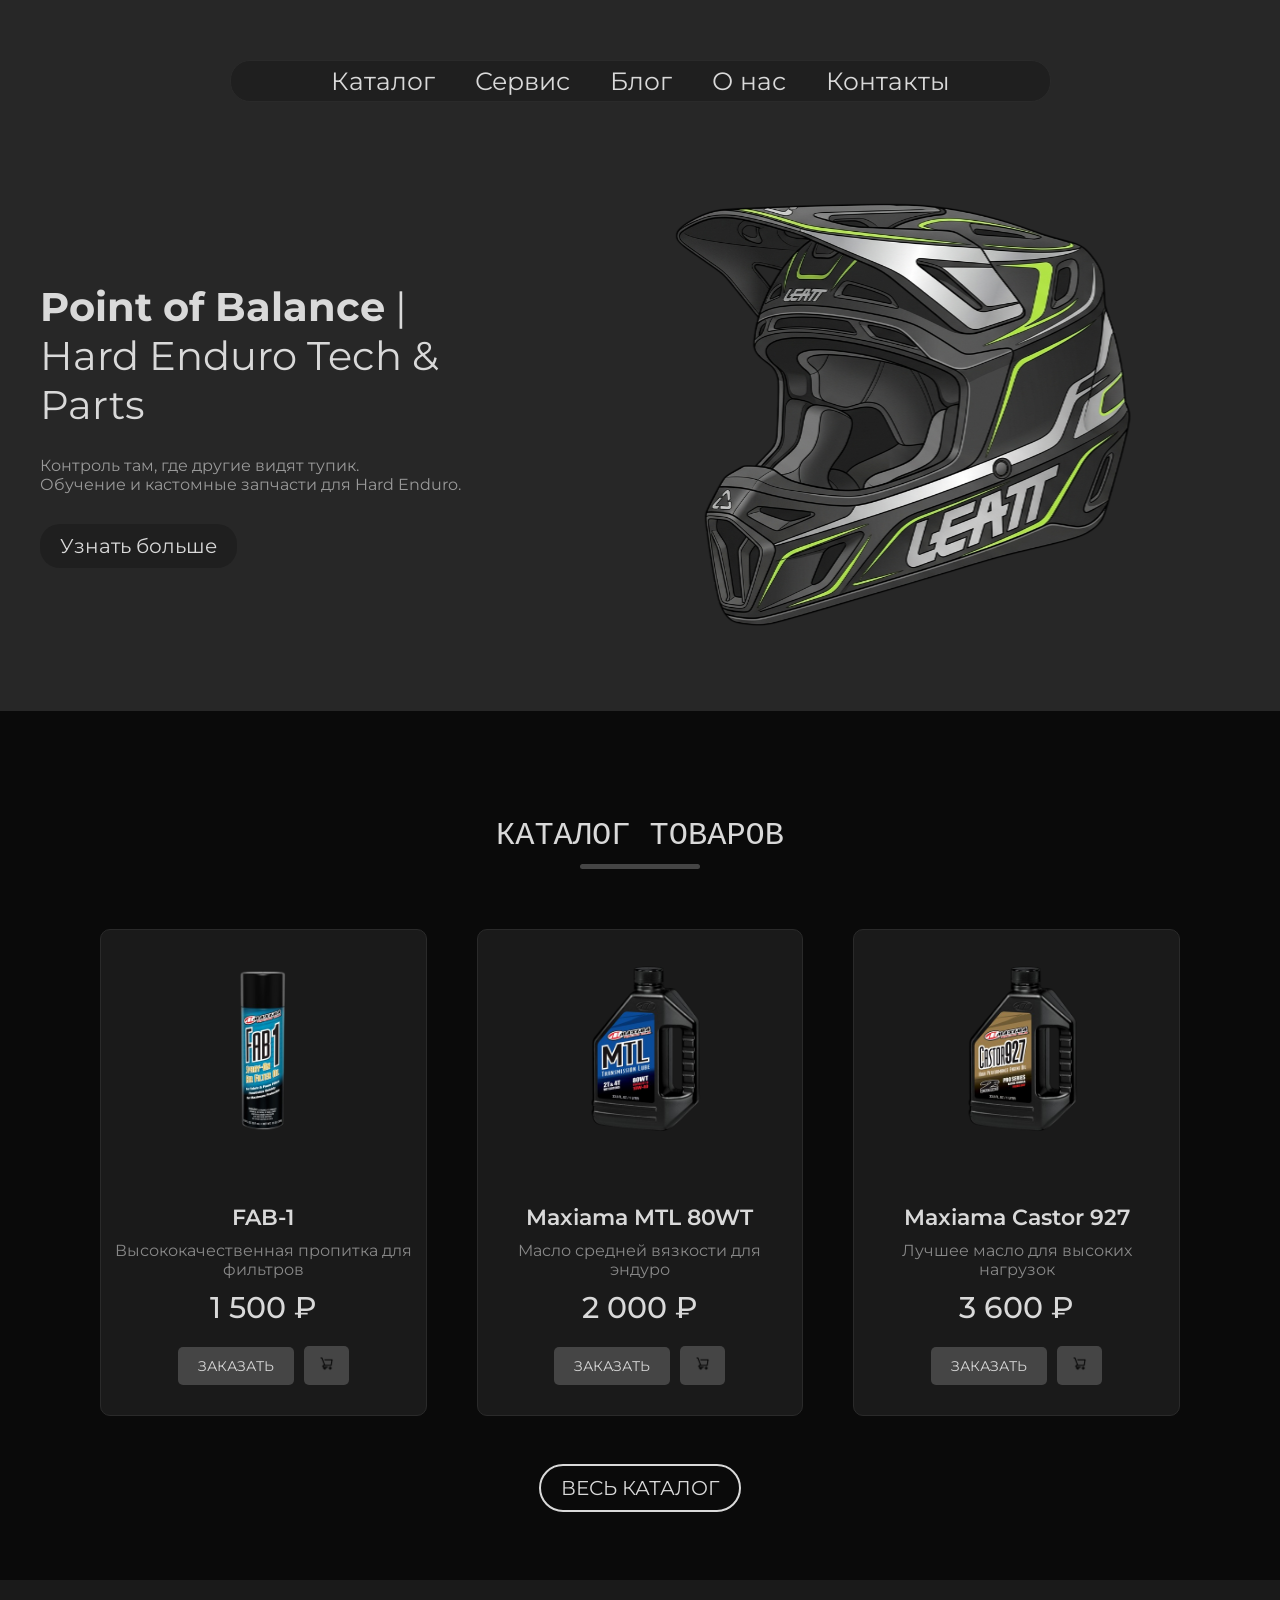
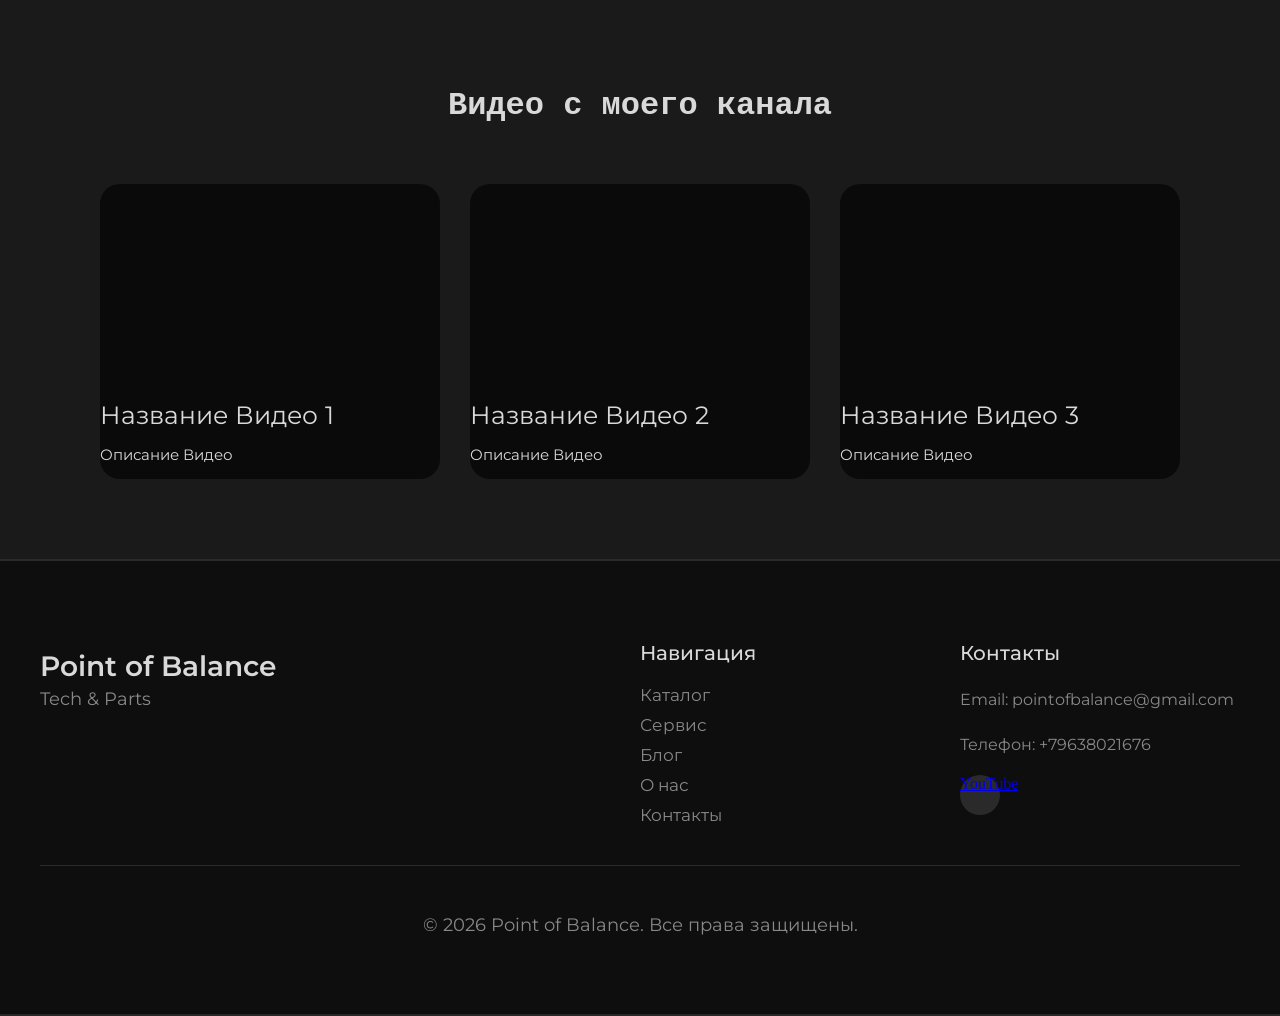
<file: index.html>
<!DOCTYPE html>
<html lang="en">
<head>
    <link rel="preconnect" href="https://fonts.googleapis.com">
    <link rel="preconnect" href="https://fonts.gstatic.com" crossorigin>
    <link href="https://fonts.googleapis.com/css2?family=Anonymous+Pro:ital,wght@0,400;0,700;1,400;1,700&family=Montserrat:ital,wght@0,100..900;1,100..900&display=swap" rel="stylesheet">
    <meta charset="UTF-8">
    <meta name="viewport" content="width=device-width, initial-scale=1.0">
    <link rel="stylesheet" href="/css/style.css">
    <title>Point of Balance | Tech & Parts</title>
</head>
<body>

    <header class="header">
            <nav class="nav">
                <ul>
                    <li class="nav-item"><a href="/pages/catalog.html">Каталог</a></li>
                    <li class="nav-item"><a href="#">Сервис</a></li>
                    <li class="nav-item"><a href="#">Блог</a></li>
                    <li class="nav-item"><a href="#">О нас</a></li>
                    <li class="nav-item"><a href="#">Контакты</a></li>
                </ul>
            </nav>
        </header>

        <main class="main">
                <div class="main-text-container">
                    <h1 class="main-title">
                        <span>Point of Balance</span> |<br> 
                        Hard Enduro Tech & Parts
                    </h1>
                    <p class="main-subtitle">
                        Контроль там, где другие видят тупик.<br>
                        Обучение и кастомные запчасти для Hard Enduro.
                    </p>
                    <a href="#" class="learn-more-button">Узнать больше</a>
                </div>
            </div>

            <div class="main-image">
                <img src="./assets/images/Main-Screen/Backgronud-Photo.svg" alt="main-screen-BG-photo">
            </div>
        </div>
    </main>

    <section class="catalog-section">
        <div class="container">
            <div class="section-header">
                <h2 class="header-title">КАТАЛОГ ТОВАРОВ</h2>
                <div class="section-divider"></div>
            </div>

            <div class="catalog-grid">
                
                <div class="catalog-card">
                    <div class="card-image">
                        <img src="./assets/images/Catalog-Section/Maxima-FAB-1-Photoroom.png" alt="FAB-1">
                    </div>
                    
                    <h3 class="card-title">FAB-1</h3>
                    <p class="card-description">Высококачественная пропитка для фильтров</p>
                    <div class="card-price">1 500 ₽</div>
                    
                    <div class="card-actions">
                        <a href="/pages/products/Maxima FAB 1.html" class="order-now-btn">ЗАКАЗАТЬ</a>
                        <a href="" class="add-to-card-btn"><img src="./assets/images/Catalog-Section/cart.png" alt=""></a>
                    </div>
                </div>

                <div class="catalog-card">
                    <div class="card-image">
                        <img src="./assets/images/Catalog-Section/Maxima-MTL-80WT.png" alt="Maxima-MTL-80WT">
                    </div>

                    <h3 class="card-title">Maxiama MTL 80WT</h3>
                    <p class="card-description">Масло средней вязкости для эндуро</p>
                    <div class="card-price">2 000 ₽</div>
                    
                    <div class="card-actions">
                        <a href="/pages/products/Maxima MTL 80WT.html" class="order-now-btn">ЗАКАЗАТЬ</a>
                        <a href="" class="add-to-card-btn"><img src="./assets/images/Catalog-Section/cart.png" alt=""></a>
                    </div>
                </div>

                <div class="catalog-card">
                    <div class="card-image">
                        <img src="./assets/images/Catalog-Section/Maxima-Castor-927.png" alt="Maxima-Castor-927">
                    </div>

                    <h3 class="card-title">Maxiama Castor 927</h3>
                    <p class="card-description">Лучшее масло для высоких нагрузок</p>
                    <div class="card-price">3 600 ₽</div>
                    
                    <div class="card-actions">
                        <a href="/pages/products/Maxima Castor 927.html" class="order-now-btn">ЗАКАЗАТЬ</a>
                        <a href="" class="add-to-card-btn"><img src="./assets/images/Catalog-Section/cart.png" alt=""></a>
                    </div>
                </div>
            </div>

            <div class="catalog-footer">
                <a href="/pages/catalog.html" class="all-catalog-btn">ВЕСЬ КАТАЛОГ</a>
            </div>
        </div>
    </section>

    <section class="video-section">
        <div class="container">
            <div class="video-section-header">
                <h2 class="video-section-title">Видео с моего канала</h2>
            </div>

            <div class="video-grid">
                <div class="video-card">
                    <div class="video-preview">
                        <iframe width="560" height="315"
                            src="https://www.youtube.com/embed/VIDEO_ID"
                            title="YouTube video player"
                            frameborder="0"
                            allow="accelerometer; autoplay; clipboard-write; encrypted-media; gyroscope; picture-in-picture"
                            allowfullscreen>
                        </iframe>
                    </div>

                    <div class="video-discription">
                        <h3 class="video-card-title">Название Видео 1</h3>
                        <p class="video-card-subtitle">Описание Видео</p>
                    </div>
                </div>

                <div class="video-card">
                    <div class="video-preview">
                        <iframe width="560" height="315"
                            src="https://www.youtube.com/embed/VIDEO_ID"
                            title="YouTube video player"
                            frameborder="0"
                            allow="accelerometer; autoplay; clipboard-write; encrypted-media; gyroscope; picture-in-picture"
                            allowfullscreen>
                        </iframe>
                    </div>

                    <div class="video-discription">
                        <h3 class="video-card-title">Название Видео 2</h3>
                        <p class="video-card-subtitle">Описание Видео</p>
                    </div>
                </div>

                <div class="video-card">
                    <div class="video-preview">
                        <iframe width="560" height="315"
                            src="https://www.youtube.com/embed/VIDEO_ID"
                            title="YouTube video player"
                            frameborder="0"
                            allow="accelerometer; autoplay; clipboard-write; encrypted-media; gyroscope; picture-in-picture"
                            allowfullscreen>
                        </iframe>
                    </div>

                    <div class="video-discription">
                        <h3 class="video-card-title">Название Видео 3</h3>
                        <p class="video-card-subtitle">Описание Видео</p>
                    </div>
                </div>
            </div>
        </div>
    </section>

    <footer class="footer">
            <div class="footer-container">
                <div class="footer-brand">
                    <h3 class="footer-logo">Point of Balance</h3>
                    <p class="footer-description">Tech & Parts</p>
                </div>

                <div class="footer-nav">
                    <h3 class="footer-heading">Навигация</h3>
                    <ul>
                        <li class="footer-nav-item"><a href="/pages/catalog.html" class="footer-nav-link">Каталог</a></li>
                        <li class="footer-nav-item"><a href="#" class="footer-nav-link">Сервис</a></li>
                        <li class="footer-nav-item"><a href="#" class="footer-nav-link">Блог</a></li>
                        <li class="footer-nav-item"><a href="#" class="footer-nav-link">О нас</a></li>
                        <li class="footer-nav-item"><a href="#" class="footer-nav-link">Контакты</a></li>
                    </ul>
                </div>

                <div class="foot-contacts">
                    <h3 class="footer-contacts-header">Контакты</h3>
                    <p>Email: pointofbalance@gmail.com</p>
                    <p>Телефон: +79638021676</p>
                    <div class="footer-social">
                        <a href="#">YouTube</a>
                    </div>
                </div>
            </div>

        <div class="footer-bottom">
            <p>© 2026   Point of Balance. Все права защищены.</p>
        </div>
    </footer>
</body>
</html>
</file>
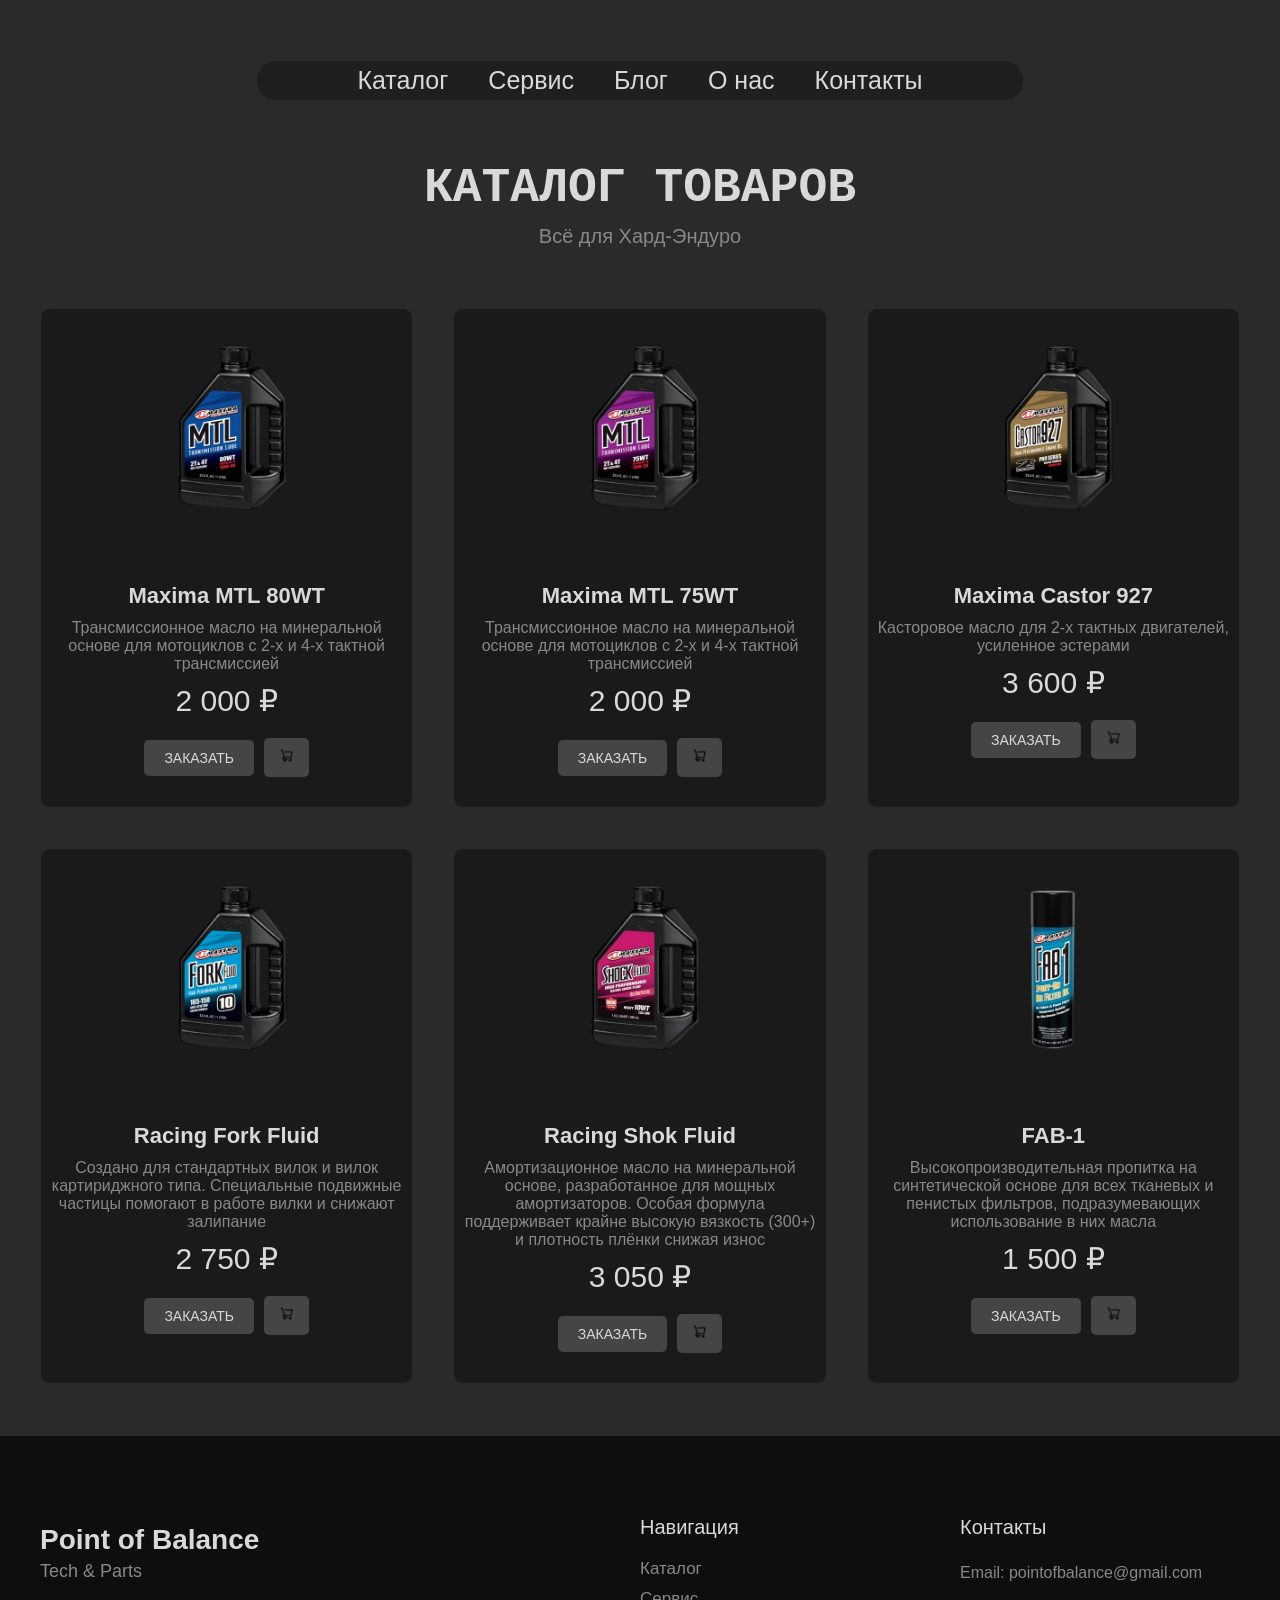
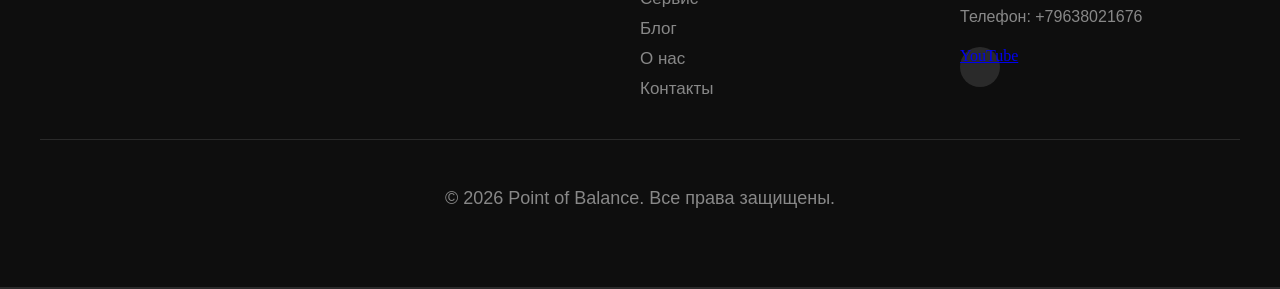
<file: pages/catalog.html>
<!DOCTYPE html>
<html lang="en">
<head>
    <meta charset="UTF-8">
    <meta name="viewport" content="width=device-width, initial-scale=1.0">
    <link rel="stylesheet" href="/css/catalog.css">
    <title>Point of Balance | Catalog</title>
</head>
<body>
    <header class="header">
            <nav class="nav">
                <ul>
                    <li class="nav-item"><a href="#">Каталог</a></li>
                    <li class="nav-item"><a href="#">Сервис</a></li>
                    <li class="nav-item"><a href="#">Блог</a></li>
                    <li class="nav-item"><a href="#">О нас</a></li>
                    <li class="nav-item"><a href="#">Контакты</a></li>
                </ul>
            </nav>
    </header>

    <main class="catalog-main">
        <div class="catalog-header">
            <div class="container">
                <h1 class="page-title">КАТАЛОГ ТОВАРОВ</h1>
                <p class="page-subtitle">Всё для Хард-Эндуро</p>
            </div>
        </div>

        <div class="catalog-section">
            <div class="container">
                <div class="catalog-grid">
                    <div class="catalog-card">
                        <div class="card-image">
                            <img src="/assets/images/Catalog-Section/Maxima-MTL-80WT.png" alt="Maxima-MTL-80WT">
                        </div>
                        
                        <h3 class="card-title">Maxima MTL 80WT</h3>
                        <p class="card-description">Трансмиссионное масло на минеральной основе для мотоциклов с 2-х и 4-х тактной трансмиссией</p>
                        <div class="card-price">2 000 ₽</div>
                        
                        <div class="card-actions">
                            <a href="/pages/products/Maxima MTL 80WT.html" class="order-now-btn">ЗАКАЗАТЬ</a>
                            <a href="" class="add-to-card-btn"><img src="/assets/images/Catalog-Section/cart.png" alt="add-to-card-btn"></a>
                        </div>
                    </div>

                    <div class="catalog-card">
                        <div class="card-image">
                            <img src="/assets/images/Catalog-Section/Maxima-MTL-75WT.png" alt="Maxima-MTL-75WT">
                        </div>
                        
                        <h3 class="card-title">Maxima MTL 75WT</h3>
                        <p class="card-description">Трансмиссионное масло на минеральной основе для мотоциклов с 2-х и 4-х тактной трансмиссией</p>
                        <div class="card-price">2 000 ₽</div>
                        
                        <div class="card-actions">
                            <a href="/pages/products/Maxima MTL 75WT.html" class="order-now-btn">ЗАКАЗАТЬ</a>
                            <a href="" class="add-to-card-btn"><img src="/assets/images/Catalog-Section/cart.png" alt="add-to-card-btn"></a>
                        </div>    
                    </div>

                    <div class="catalog-card">
                        <div class="card-image">
                            <img src="/assets/images/Catalog-Section/Maxima-Castor-927.png" alt="Maxima-Castor-927">
                        </div>
                        
                        <h3 class="card-title">Maxima Castor 927</h3>
                        <p class="card-description">Касторовое масло для 2-х тактных двигателей, усиленное эстерами</p>
                        <div class="card-price">3 600 ₽</div>
                        
                        <div class="card-actions">
                            <a href="/pages/products/Maxima Castor 927.html" class="order-now-btn">ЗАКАЗАТЬ</a>
                            <a href="" class="add-to-card-btn"><img src="/assets/images/Catalog-Section/cart.png" alt="add-to-card-btn"></a>
                        </div>
                    </div>
                    
                    <div class="catalog-card">
                        <div class="card-image">
                            <img src="/assets/images/Catalog-Section/Racing-Fork-Fluid-10-Photoroom.png" alt="Maxima-Racing-Fork-Fluid-10">
                        </div>
                        
                        <h3 class="card-title">Racing Fork Fluid</h3>
                        <p class="card-description">Создано для стандартных вилок и вилок картириджного типа. Специальные подвижные частицы помогают в работе вилки и снижают залипание</p>
                        <div class="card-price">2 750 ₽</div>
                        
                        <div class="card-actions">
                            <a href="/pages/products/Maxima Racing Fork Fluid.html" class="order-now-btn">ЗАКАЗАТЬ</a>
                            <a href="" class="add-to-card-btn"><img src="/assets/images/Catalog-Section/cart.png" alt="add-to-card-btn"></a>
                        </div>
                    </div>

                    <div class="catalog-card">
                        <div class="card-image">
                            <img src="/assets/images/Catalog-Section/Racing-Shok-Fluid-10-Photoroom.png" alt="Maxima-Racing-Shok-Fluid-10">
                        </div>
                        
                        <h3 class="card-title">Racing Shok Fluid</h3>
                        <p class="card-description">Амортизационное масло на минеральной основе, разработанное для мощных амортизаторов. Особая формула поддерживает крайне высокую вязкость (300+) и плотность плёнки снижая износ</p>
                        <div class="card-price">3 050 ₽</div>
                        
                        <div class="card-actions">
                            <a href="/pages/products/Maxima Racing Shok Fluid.html" class="order-now-btn">ЗАКАЗАТЬ</a>
                            <a href="" class="add-to-card-btn"><img src="/assets/images/Catalog-Section/cart.png" alt="add-to-card-btn"></a>
                        </div>
                    </div>

                    <div class="catalog-card">
                        <div class="card-image">
                            <img src="/assets/images/Catalog-Section/Maxima-FAB-1-Photoroom.png" alt="Maxima-FAB-1">
                        </div>
                        
                        <h3 class="card-title">FAB-1</h3>
                        <p class="card-description">Высокопроизводительная пропитка на синтетической основе для всех тканевых и пенистых фильтров, подразумевающих использование в них масла</p>
                        <div class="card-price">1 500 ₽</div>
                        
                        <div class="card-actions">
                            <a href="/pages/products/Maxima FAB 1.html" class="order-now-btn">ЗАКАЗАТЬ</a>
                            <a href="" class="add-to-card-btn"><img src="/assets/images/Catalog-Section/cart.png" alt="add-to-card-btn"></a>
                        </div>
                    </div>
                </div>
            </div>
        </div>
    </main>

    <footer class="footer">
        <div class="container">
                <div class="footer-container">
                    <div class="footer-brand">
                        <h3 class="footer-logo">Point of Balance</h3>
                        <p class="footer-description">Tech & Parts</p>
                    </div>

                    <div class="footer-nav">
                        <h3 class="footer-heading">Навигация</h3>
                        <ul>
                            <li class="footer-nav-item"><a href="#" class="footer-nav-link">Каталог</a></li>
                            <li class="footer-nav-item"><a href="#" class="footer-nav-link">Сервис</a></li>
                            <li class="footer-nav-item"><a href="#" class="footer-nav-link">Блог</a></li>
                            <li class="footer-nav-item"><a href="#" class="footer-nav-link">О нас</a></li>
                            <li class="footer-nav-item"><a href="#" class="footer-nav-link">Контакты</a></li>
                        </ul>
                    </div>

                    <div class="foot-contacts">
                        <h3 class="footer-contacts-header">Контакты</h3>
                        <p>Email: pointofbalance@gmail.com</p>
                        <p>Телефон: +79638021676</p>
                        <div class="footer-social">
                            <a href="#">YouTube</a>
                        </div>
                    </div>
                </div>

            <div class="footer-bottom">
                <p>© 2026   Point of Balance. Все права защищены.</p>
            </div>
        </div>
    </footer>
</body>
</html>
</file>
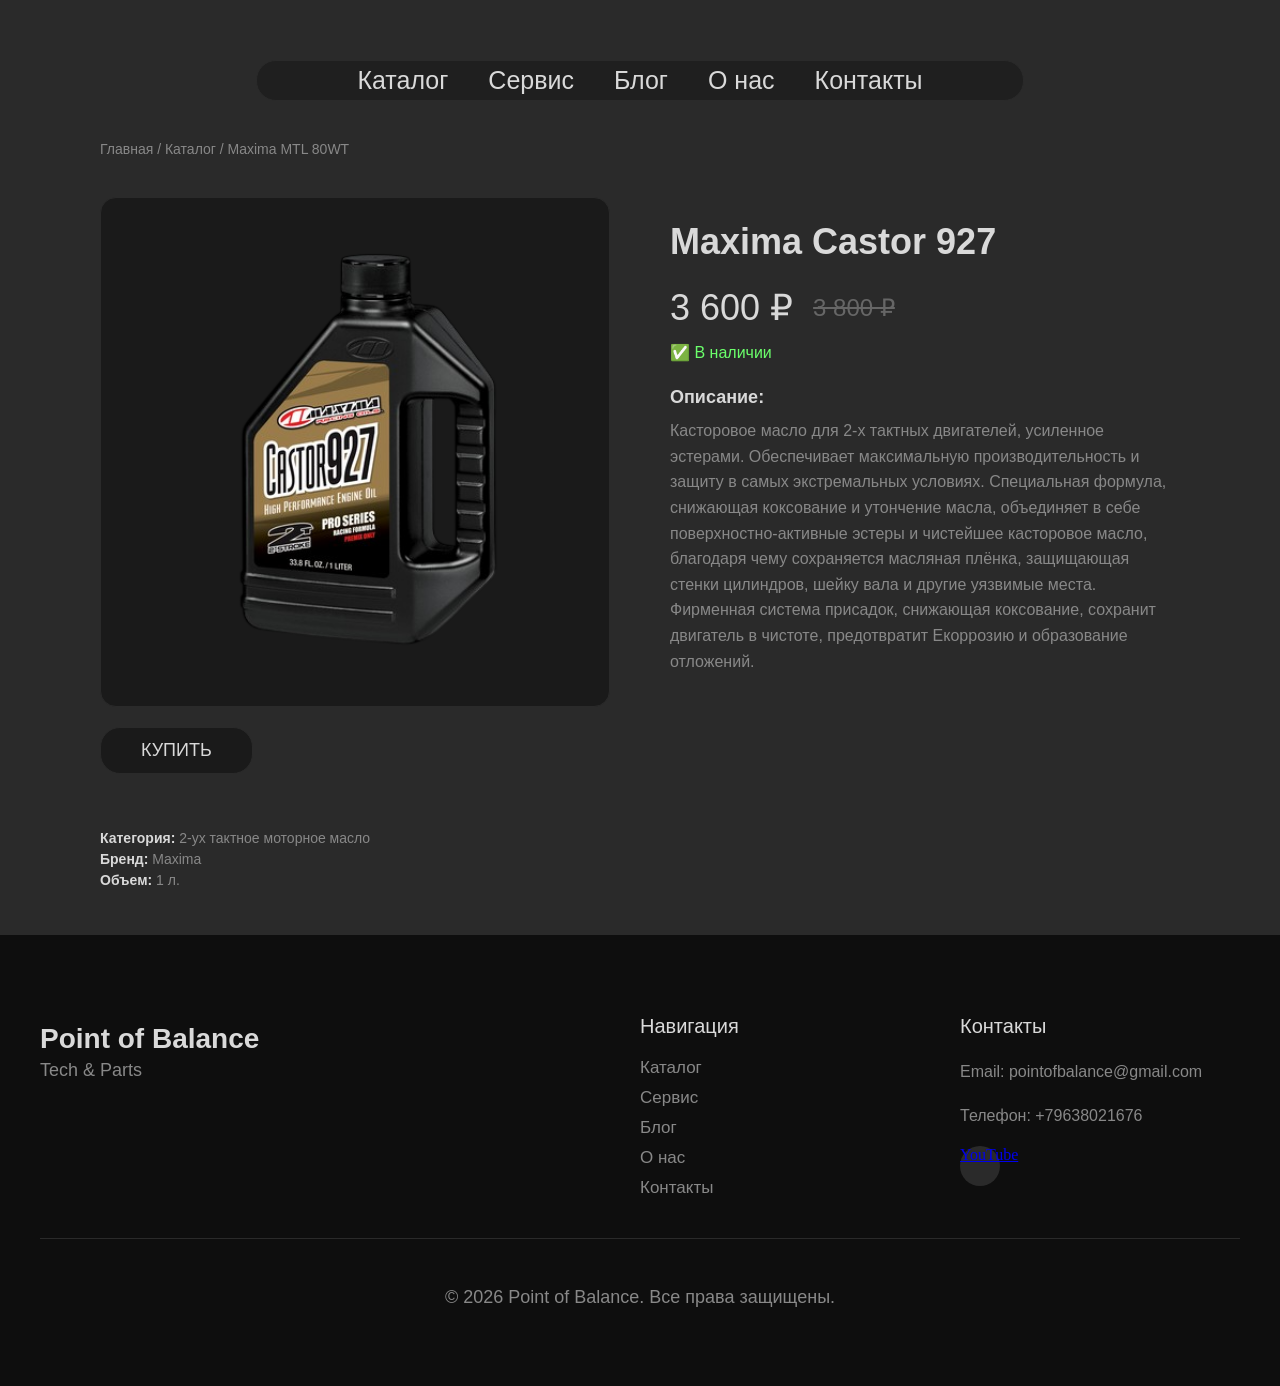
<file: pages/products/Maxima Castor 927.html>
<!DOCTYPE html>
<html lang="en">
<head>
    <meta charset="UTF-8">
    <meta name="viewport" content="width=device-width, initial-scale=1.0">
    <link rel="stylesheet" href="/css/product.css">
    <title>Point of Balance | Product Info</title>
</head>
<body>
    <header class="header">
            <nav class="nav">
                <ul>
                    <li class="nav-item"><a href="/pages/catalog.html">Каталог</a></li>
                    <li class="nav-item"><a href="#">Сервис</a></li>
                    <li class="nav-item"><a href="#">Блог</a></li>
                    <li class="nav-item"><a href="#">О нас</a></li>
                    <li class="nav-item"><a href="#">Контакты</a></li>
                </ul>
            </nav>
    </header>

    <main class="product-page">
        <div class="container">
            <div class="navigation">
                <a href="/index.html">Главная</a> /
                <a href="/pages/catalog.html">Каталог</a> /
                <span>Maxima MTL 80WT</span>
            </div>

            <div class="product-layout">
                <div class="product-gallery">
                    <div class="product-image-main">
                        <img src="/assets/images/Catalog-Section/Maxima-Castor-927.png" alt="Maxiam Castor 927">
                    </div>
                </div>

                <div class="product-info">
                    <h1 class="product-title">Maxima Castor 927</h1>

                    <div class="product-price-block">
                        <span class="product-price">3 600 ₽</span>
                        <span class="product-old-price">3 800 ₽</span>
                    </div>

                    <div class="product-availability">
                            ✅ В наличии
                    </div>

                    <div class="product-description">
                        <h3>Описание:</h3>
                        <p>Касторовое масло для 2-х тактных двигателей, усиленное эстерами. Обеспечивает максимальную производительность и защиту в самых экстремальных условиях. Специальная формула, снижающая коксование и утончение масла, объединяет в себе поверхностно-активные эстеры и чистейшее касторовое масло, благодаря чему сохраняется масляная плёнка, защищающая стенки цилиндров, шейку вала и другие уязвимые места. Фирменная система присадок, снижающая коксование, сохранит двигатель в чистоте, предотвратит Екоррозию и образование отложений.
</p>
                    </div>
                </div>
            </div>

                    <div class="product-actions">
                        <a href="#" class="order-button">КУПИТЬ</a>
                    </div>

                    <div class="product-meta">
                        <p><strong>Категория:</strong> 2-ух тактное моторное масло</p>
                        <p><strong>Бренд:</strong> Maxima</p>
                        <p><strong>Объем:</strong> 1 л.</p>
                    </div>
            </div>
        </div>
    </main>

    <footer class="footer">
            <div class="footer-container">
                <div class="footer-brand">
                    <h3 class="footer-logo">Point of Balance</h3>
                    <p class="footer-description">Tech & Parts</p>
                </div>

                <div class="footer-nav">
                    <h3 class="footer-heading">Навигация</h3>
                    <ul>
                        <li class="footer-nav-item"><a href="#" class="footer-nav-link">Каталог</a></li>
                        <li class="footer-nav-item"><a href="#" class="footer-nav-link">Сервис</a></li>
                        <li class="footer-nav-item"><a href="#" class="footer-nav-link">Блог</a></li>
                        <li class="footer-nav-item"><a href="#" class="footer-nav-link">О нас</a></li>
                        <li class="footer-nav-item"><a href="#" class="footer-nav-link">Контакты</a></li>
                    </ul>
                </div>

                <div class="foot-contacts">
                    <h3 class="footer-contacts-header">Контакты</h3>
                    <p>Email: pointofbalance@gmail.com</p>
                    <p>Телефон: +79638021676</p>
                    <div class="footer-social">
                        <a href="#">YouTube</a>
                    </div>
                </div>
            </div>

        <div class="footer-bottom">
            <p>© 2026   Point of Balance. Все права защищены.</p>
        </div>
    </footer>
</body>
</html>
</file>
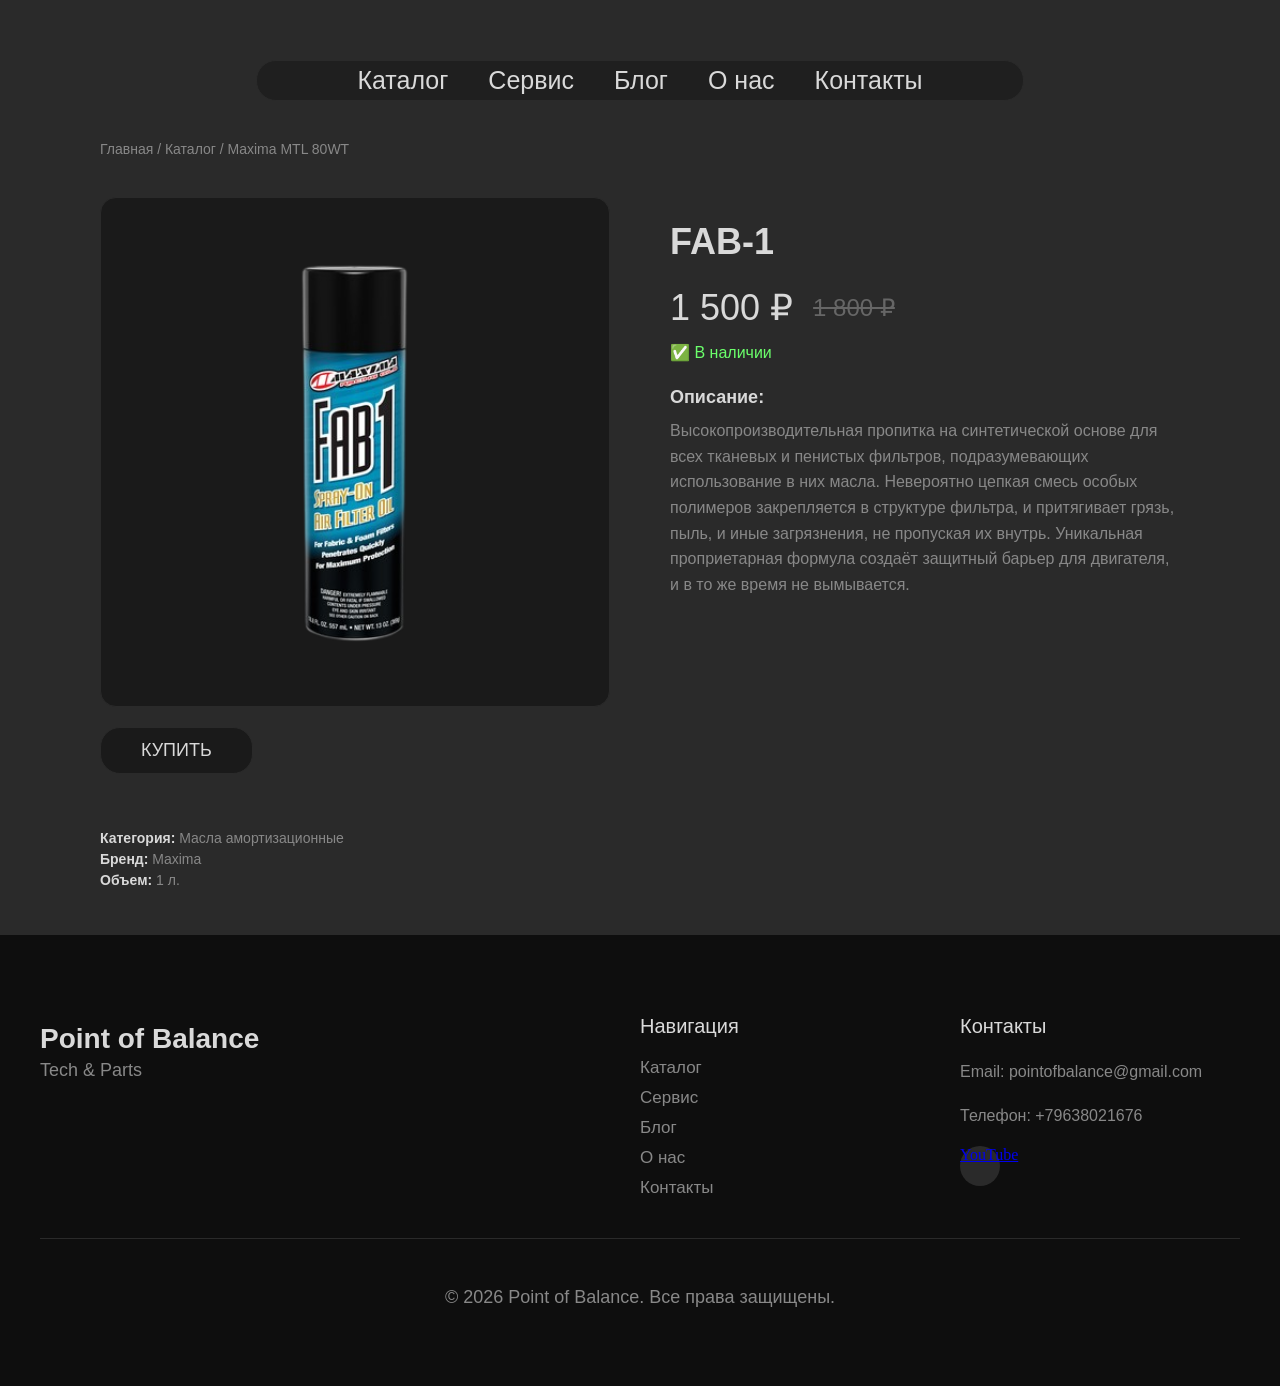
<file: pages/products/Maxima FAB 1.html>
<!DOCTYPE html>
<html lang="en">
<head>
    <meta charset="UTF-8">
    <meta name="viewport" content="width=device-width, initial-scale=1.0">
    <link rel="stylesheet" href="/css/product.css">
    <title>Point of Balance | Product Info</title>
</head>
<body>
    <header class="header">
            <nav class="nav">
                <ul>
                    <li class="nav-item"><a href="/pages/catalog.html">Каталог</a></li>
                    <li class="nav-item"><a href="#">Сервис</a></li>
                    <li class="nav-item"><a href="#">Блог</a></li>
                    <li class="nav-item"><a href="#">О нас</a></li>
                    <li class="nav-item"><a href="#">Контакты</a></li>
                </ul>
            </nav>
    </header>

    <main class="product-page">
        <div class="container">
            <div class="navigation">
                <a href="/index.html">Главная</a> /
                <a href="/pages/catalog.html">Каталог</a> /
                <span>Maxima MTL 80WT</span>
            </div>

            <div class="product-layout">
                <div class="product-gallery">
                    <div class="product-image-main">
                        <img src="/assets/images/Catalog-Section/Maxima-FAB-1-Photoroom.png" alt="FAB 1">
                    </div>
                </div>

                <div class="product-info">
                    <h1 class="product-title">FAB-1</h1>

                    <div class="product-price-block">
                        <span class="product-price">1 500 ₽</span>
                        <span class="product-old-price">1 800 ₽</span>
                    </div>

                    <div class="product-availability">
                            ✅ В наличии
                    </div>

                    <div class="product-description">
                        <h3>Описание:</h3>
                        <p>Высокопроизводительная пропитка на синтетической основе для всех тканевых и пенистых фильтров, подразумевающих использование в них масла. Невероятно цепкая смесь особых полимеров закрепляется в структуре фильтра, и притягивает грязь, пыль, и иные загрязнения, не пропуская их внутрь. Уникальная проприетарная формула создаёт защитный барьер для двигателя, и в то же время не вымывается.
</p>
                    </div>
                </div>
            </div>

                    <div class="product-actions">
                        <a href="#" class="order-button">КУПИТЬ</a>
                    </div>

                    <div class="product-meta">
                        <p><strong>Категория:</strong> Масла амортизационные</p>
                        <p><strong>Бренд:</strong> Maxima</p>
                        <p><strong>Объем:</strong> 1 л.</p>
                    </div>
            </div>
        </div>
    </main>

    <footer class="footer">
            <div class="footer-container">
                <div class="footer-brand">
                    <h3 class="footer-logo">Point of Balance</h3>
                    <p class="footer-description">Tech & Parts</p>
                </div>

                <div class="footer-nav">
                    <h3 class="footer-heading">Навигация</h3>
                    <ul>
                        <li class="footer-nav-item"><a href="#" class="footer-nav-link">Каталог</a></li>
                        <li class="footer-nav-item"><a href="#" class="footer-nav-link">Сервис</a></li>
                        <li class="footer-nav-item"><a href="#" class="footer-nav-link">Блог</a></li>
                        <li class="footer-nav-item"><a href="#" class="footer-nav-link">О нас</a></li>
                        <li class="footer-nav-item"><a href="#" class="footer-nav-link">Контакты</a></li>
                    </ul>
                </div>

                <div class="foot-contacts">
                    <h3 class="footer-contacts-header">Контакты</h3>
                    <p>Email: pointofbalance@gmail.com</p>
                    <p>Телефон: +79638021676</p>
                    <div class="footer-social">
                        <a href="#">YouTube</a>
                    </div>
                </div>
            </div>

        <div class="footer-bottom">
            <p>© 2026   Point of Balance. Все права защищены.</p>
        </div>
    </footer>
</body>
</html>
</file>
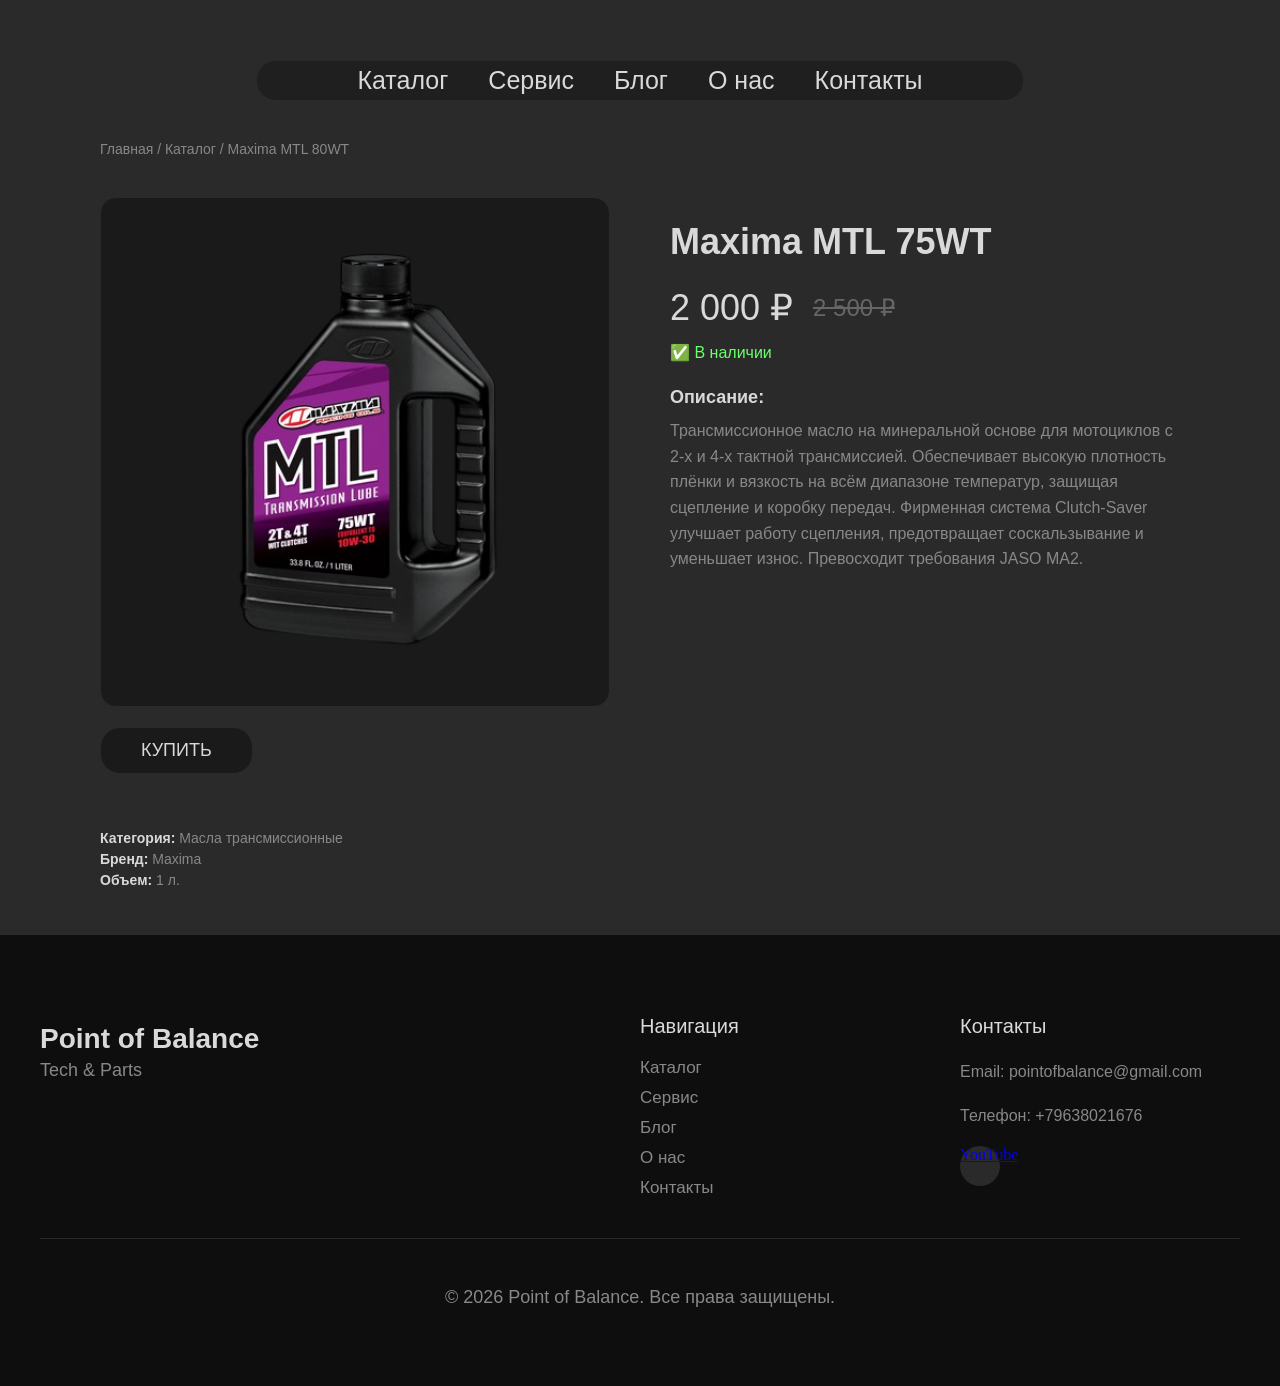
<file: pages/products/Maxima MTL 75WT.html>
<!DOCTYPE html>
<html lang="en">
<head>
    <meta charset="UTF-8">
    <meta name="viewport" content="width=device-width, initial-scale=1.0">
    <link rel="stylesheet" href="/css/product.css">
    <title>Point of Balance | Product Info</title>
</head>
<body>
    <header class="header">
            <nav class="nav">
                <ul>
                    <li class="nav-item"><a href="/pages/catalog.html">Каталог</a></li>
                    <li class="nav-item"><a href="#">Сервис</a></li>
                    <li class="nav-item"><a href="#">Блог</a></li>
                    <li class="nav-item"><a href="#">О нас</a></li>
                    <li class="nav-item"><a href="#">Контакты</a></li>
                </ul>
            </nav>
    </header>

    <main class="product-page">
        <div class="container">
            <div class="navigation">
                <a href="/index.html">Главная</a> /
                <a href="/pages/catalog.html">Каталог</a> /
                <span>Maxima MTL 80WT</span>
            </div>

            <div class="product-layout">
                <div class="product-gallery">
                    <div class="product-image-main">
                        <img src="/assets/images/Catalog-Section/Maxima-MTL-75WT.png" alt="Maxiam MTL 75WT">
                    </div>
                </div>

                <div class="product-info">
                    <h1 class="product-title">Maxima MTL 75WT</h1>

                    <div class="product-price-block">
                        <span class="product-price">2 000 ₽</span>
                        <span class="product-old-price">2 500 ₽</span>
                    </div>

                    <div class="product-availability">
                            ✅ В наличии
                    </div>

                    <div class="product-description">
                        <h3>Описание:</h3>
                        <p>Трансмиссионное масло на минеральной основе для мотоциклов с 2-х и 4-х тактной трансмиссией. Обеспечивает высокую плотность плёнки и вязкость на всём диапазоне температур, защищая сцепление и коробку передач. Фирменная система Clutch-Saver улучшает работу сцепления, предотвращает соскальзывание и уменьшает износ. Превосходит требования JASO MA2.</p>
                    </div>
                </div>
            </div>

                    <div class="product-actions">
                        <a href="#" class="order-button">КУПИТЬ</a>
                    </div>

                    <div class="product-meta">
                        <p><strong>Категория:</strong> Масла трансмиссионные</p>
                        <p><strong>Бренд:</strong> Maxima</p>
                        <p><strong>Объем:</strong> 1 л.</p>
                    </div>
            </div>
        </div>
    </main>

    <footer class="footer">
            <div class="footer-container">
                <div class="footer-brand">
                    <h3 class="footer-logo">Point of Balance</h3>
                    <p class="footer-description">Tech & Parts</p>
                </div>

                <div class="footer-nav">
                    <h3 class="footer-heading">Навигация</h3>
                    <ul>
                        <li class="footer-nav-item"><a href="#" class="footer-nav-link">Каталог</a></li>
                        <li class="footer-nav-item"><a href="#" class="footer-nav-link">Сервис</a></li>
                        <li class="footer-nav-item"><a href="#" class="footer-nav-link">Блог</a></li>
                        <li class="footer-nav-item"><a href="#" class="footer-nav-link">О нас</a></li>
                        <li class="footer-nav-item"><a href="#" class="footer-nav-link">Контакты</a></li>
                    </ul>
                </div>

                <div class="foot-contacts">
                    <h3 class="footer-contacts-header">Контакты</h3>
                    <p>Email: pointofbalance@gmail.com</p>
                    <p>Телефон: +79638021676</p>
                    <div class="footer-social">
                        <a href="#">YouTube</a>
                    </div>
                </div>
            </div>

        <div class="footer-bottom">
            <p>© 2026   Point of Balance. Все права защищены.</p>
        </div>
    </footer>
</body>
</html>
</file>
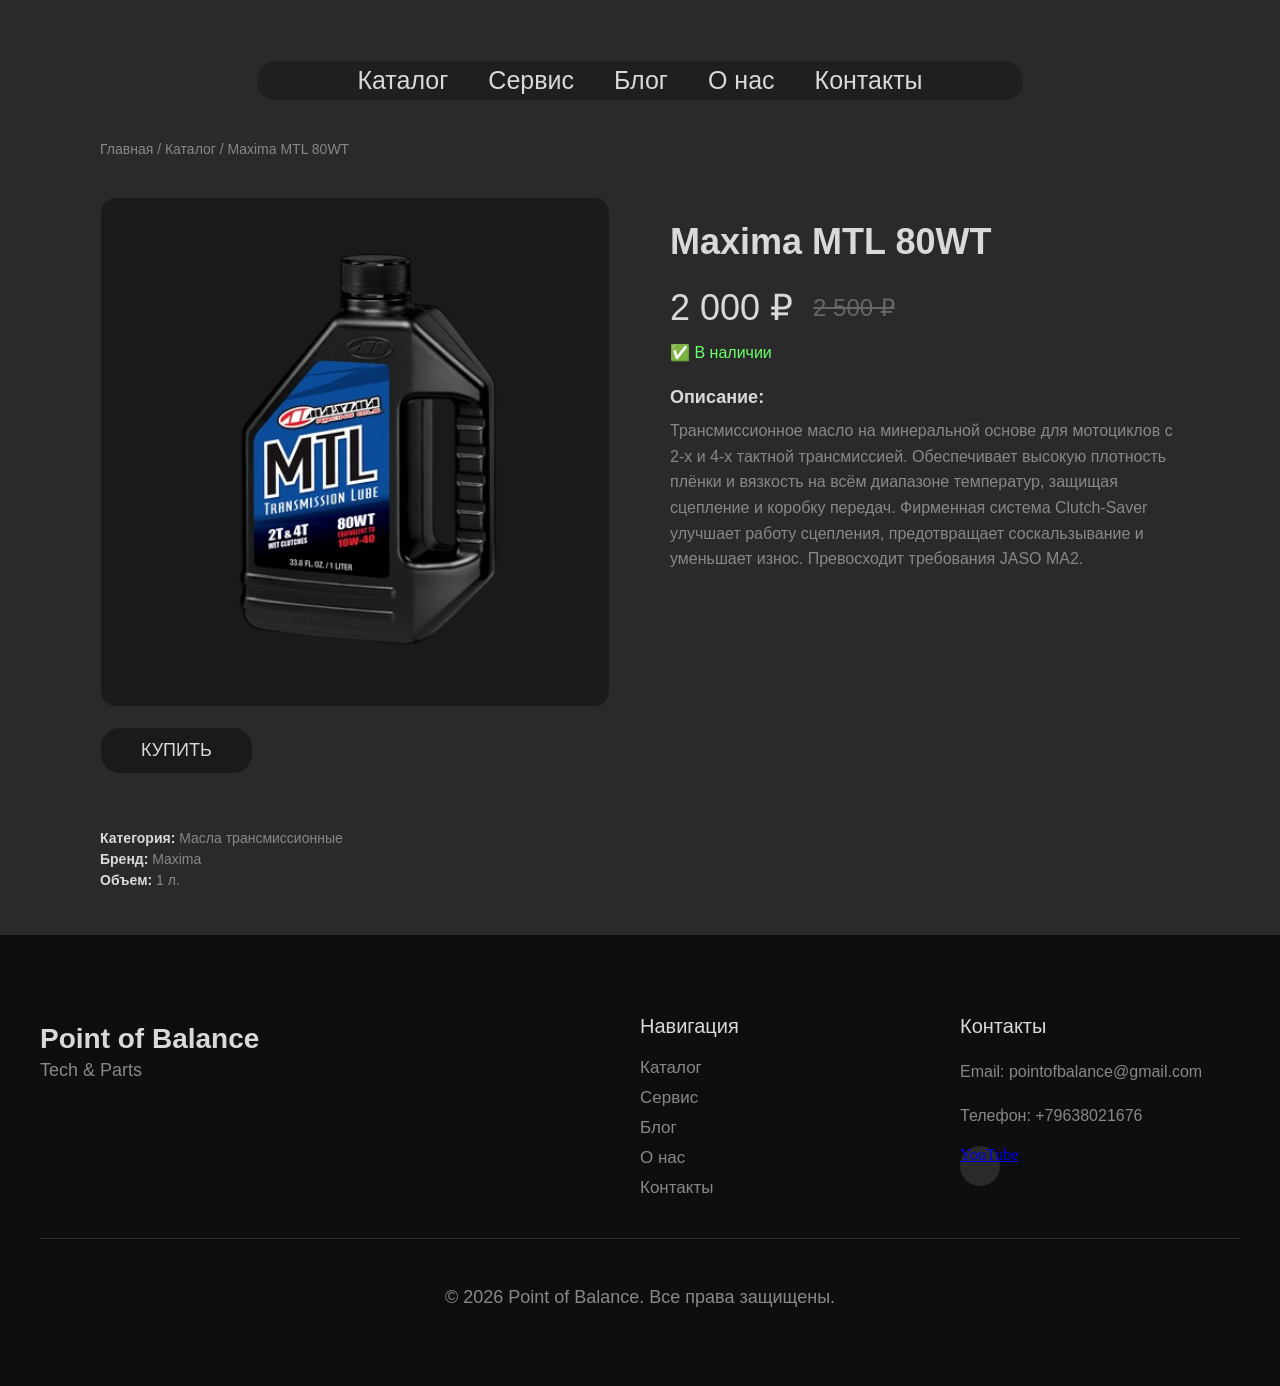
<file: pages/products/Maxima MTL 80WT.html>
<!DOCTYPE html>
<html lang="en">
<head>
    <meta charset="UTF-8">
    <meta name="viewport" content="width=device-width, initial-scale=1.0">
    <link rel="stylesheet" href="/css/product.css">
    <title>Point of Balance | Product Info</title>
</head>
<body>
    <header class="header">
            <nav class="nav">
                <ul>
                    <li class="nav-item"><a href="/pages/catalog.html">Каталог</a></li>
                    <li class="nav-item"><a href="#">Сервис</a></li>
                    <li class="nav-item"><a href="#">Блог</a></li>
                    <li class="nav-item"><a href="#">О нас</a></li>
                    <li class="nav-item"><a href="#">Контакты</a></li>
                </ul>
            </nav>
    </header>

    <main class="product-page">
        <div class="container">
            <div class="navigation">
                <a href="/index.html">Главная</a> /
                <a href="/pages/catalog.html">Каталог</a> /
                <span>Maxima MTL 80WT</span>
            </div>

            <div class="product-layout">
                <div class="product-gallery">
                    <div class="product-image-main">
                        <img src="/assets/images/Catalog-Section/Maxima-MTL-80WT.png" alt="Maxiam MTL 80WT">
                    </div>
                </div>

                <div class="product-info">
                    <h1 class="product-title">Maxima MTL 80WT</h1>

                    <div class="product-price-block">
                        <span class="product-price">2 000 ₽</span>
                        <span class="product-old-price">2 500 ₽</span>
                    </div>

                    <div class="product-availability">
                            ✅ В наличии
                    </div>

                    <div class="product-description">
                        <h3>Описание:</h3>
                        <p>Трансмиссионное масло на минеральной основе для мотоциклов с 2-х и 4-х тактной трансмиссией. Обеспечивает высокую плотность плёнки и вязкость на всём диапазоне температур, защищая сцепление и коробку передач. Фирменная система Clutch-Saver улучшает работу сцепления, предотвращает соскальзывание и уменьшает износ. Превосходит требования JASO MA2.</p>
                    </div>
                </div>
            </div>

                    <div class="product-actions">
                        <a href="#" class="order-button">КУПИТЬ</a>
                    </div>

                    <div class="product-meta">
                        <p><strong>Категория:</strong> Масла трансмиссионные</p>
                        <p><strong>Бренд:</strong> Maxima</p>
                        <p><strong>Объем:</strong> 1 л.</p>
                    </div>
            </div>
        </div>
    </main>

    <footer class="footer">
            <div class="footer-container">
                <div class="footer-brand">
                    <h3 class="footer-logo">Point of Balance</h3>
                    <p class="footer-description">Tech & Parts</p>
                </div>

                <div class="footer-nav">
                    <h3 class="footer-heading">Навигация</h3>
                    <ul>
                        <li class="footer-nav-item"><a href="#" class="footer-nav-link">Каталог</a></li>
                        <li class="footer-nav-item"><a href="#" class="footer-nav-link">Сервис</a></li>
                        <li class="footer-nav-item"><a href="#" class="footer-nav-link">Блог</a></li>
                        <li class="footer-nav-item"><a href="#" class="footer-nav-link">О нас</a></li>
                        <li class="footer-nav-item"><a href="#" class="footer-nav-link">Контакты</a></li>
                    </ul>
                </div>

                <div class="foot-contacts">
                    <h3 class="footer-contacts-header">Контакты</h3>
                    <p>Email: pointofbalance@gmail.com</p>
                    <p>Телефон: +79638021676</p>
                    <div class="footer-social">
                        <a href="#">YouTube</a>
                    </div>
                </div>
            </div>

        <div class="footer-bottom">
            <p>© 2026   Point of Balance. Все права защищены.</p>
        </div>
    </footer>
</body>
</html>
</file>
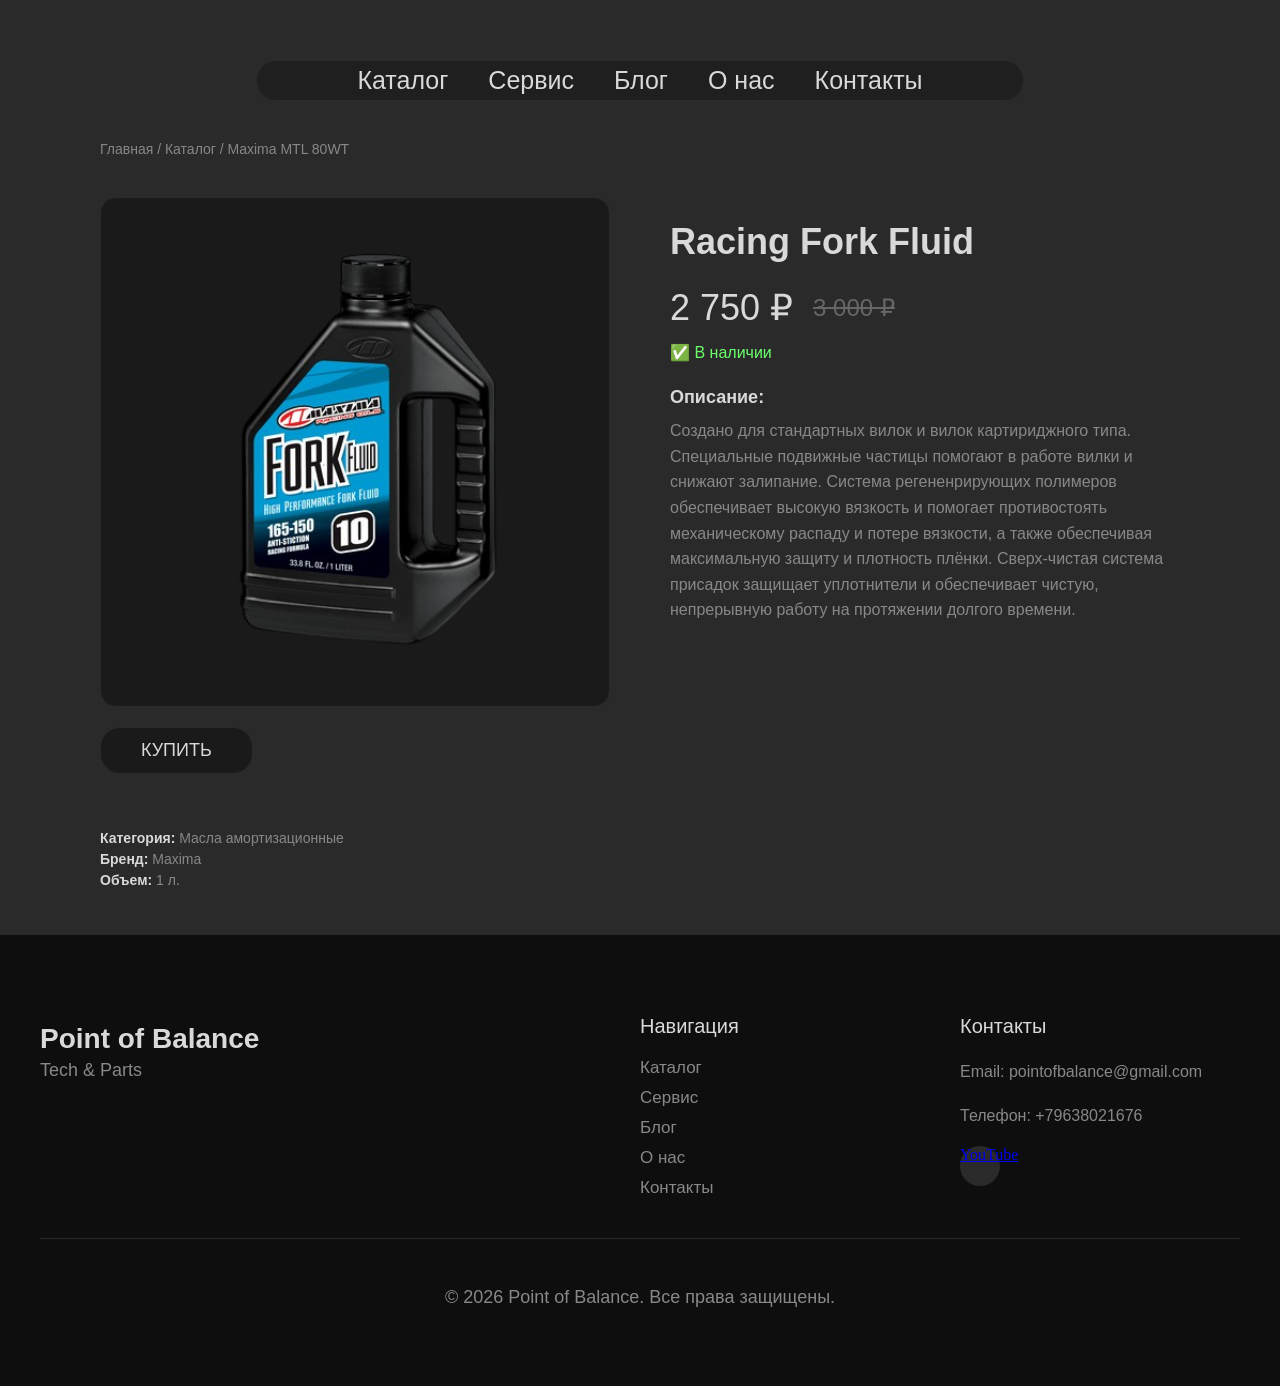
<file: pages/products/Maxima Racing Fork Fluid.html>
<!DOCTYPE html>
<html lang="en">
<head>
    <meta charset="UTF-8">
    <meta name="viewport" content="width=device-width, initial-scale=1.0">
    <link rel="stylesheet" href="/css/product.css">
    <title>Point of Balance | Product Info</title>
</head>
<body>
    <header class="header">
            <nav class="nav">
                <ul>
                    <li class="nav-item"><a href="/pages/catalog.html">Каталог</a></li>
                    <li class="nav-item"><a href="#">Сервис</a></li>
                    <li class="nav-item"><a href="#">Блог</a></li>
                    <li class="nav-item"><a href="#">О нас</a></li>
                    <li class="nav-item"><a href="#">Контакты</a></li>
                </ul>
            </nav>
    </header>

    <main class="product-page">
        <div class="container">
            <div class="navigation">
                <a href="/index.html">Главная</a> /
                <a href="/pages/catalog.html">Каталог</a> /
                <span>Maxima MTL 80WT</span>
            </div>

            <div class="product-layout">
                <div class="product-gallery">
                    <div class="product-image-main">
                        <img src="/assets/images/Catalog-Section/Racing-Fork-Fluid-10-Photoroom.png" alt="Racing-Fork-Fluid-10">
                    </div>
                </div>

                <div class="product-info">
                    <h1 class="product-title">Racing Fork Fluid</h1>

                    <div class="product-price-block">
                        <span class="product-price">2 750 ₽</span>
                        <span class="product-old-price">3 000 ₽</span>
                    </div>

                    <div class="product-availability">
                            ✅ В наличии
                    </div>

                    <div class="product-description">
                        <h3>Описание:</h3>
                        <p>Создано для стандартных вилок и вилок картириджного типа. Специальные подвижные частицы помогают в работе вилки и снижают залипание. Система регененрирующих полимеров обеспечивает высокую вязкость и помогает противостоять механическому распаду и потере вязкости, а также обеспечивая максимальную защиту и плотность плёнки. Сверх-чистая система присадок защищает уплотнители и обеспечивает чистую, непрерывную работу на протяжении долгого времени.</p>
                    </div>
                </div>
            </div>

                    <div class="product-actions">
                        <a href="#" class="order-button">КУПИТЬ</a>
                    </div>

                    <div class="product-meta">
                        <p><strong>Категория:</strong> Масла амортизационные</p>
                        <p><strong>Бренд:</strong> Maxima</p>
                        <p><strong>Объем:</strong> 1 л.</p>
                    </div>
            </div>
        </div>
    </main>

    <footer class="footer">
            <div class="footer-container">
                <div class="footer-brand">
                    <h3 class="footer-logo">Point of Balance</h3>
                    <p class="footer-description">Tech & Parts</p>
                </div>

                <div class="footer-nav">
                    <h3 class="footer-heading">Навигация</h3>
                    <ul>
                        <li class="footer-nav-item"><a href="#" class="footer-nav-link">Каталог</a></li>
                        <li class="footer-nav-item"><a href="#" class="footer-nav-link">Сервис</a></li>
                        <li class="footer-nav-item"><a href="#" class="footer-nav-link">Блог</a></li>
                        <li class="footer-nav-item"><a href="#" class="footer-nav-link">О нас</a></li>
                        <li class="footer-nav-item"><a href="#" class="footer-nav-link">Контакты</a></li>
                    </ul>
                </div>

                <div class="foot-contacts">
                    <h3 class="footer-contacts-header">Контакты</h3>
                    <p>Email: pointofbalance@gmail.com</p>
                    <p>Телефон: +79638021676</p>
                    <div class="footer-social">
                        <a href="#">YouTube</a>
                    </div>
                </div>
            </div>

        <div class="footer-bottom">
            <p>© 2026   Point of Balance. Все права защищены.</p>
        </div>
    </footer>
</body>
</html>
</file>
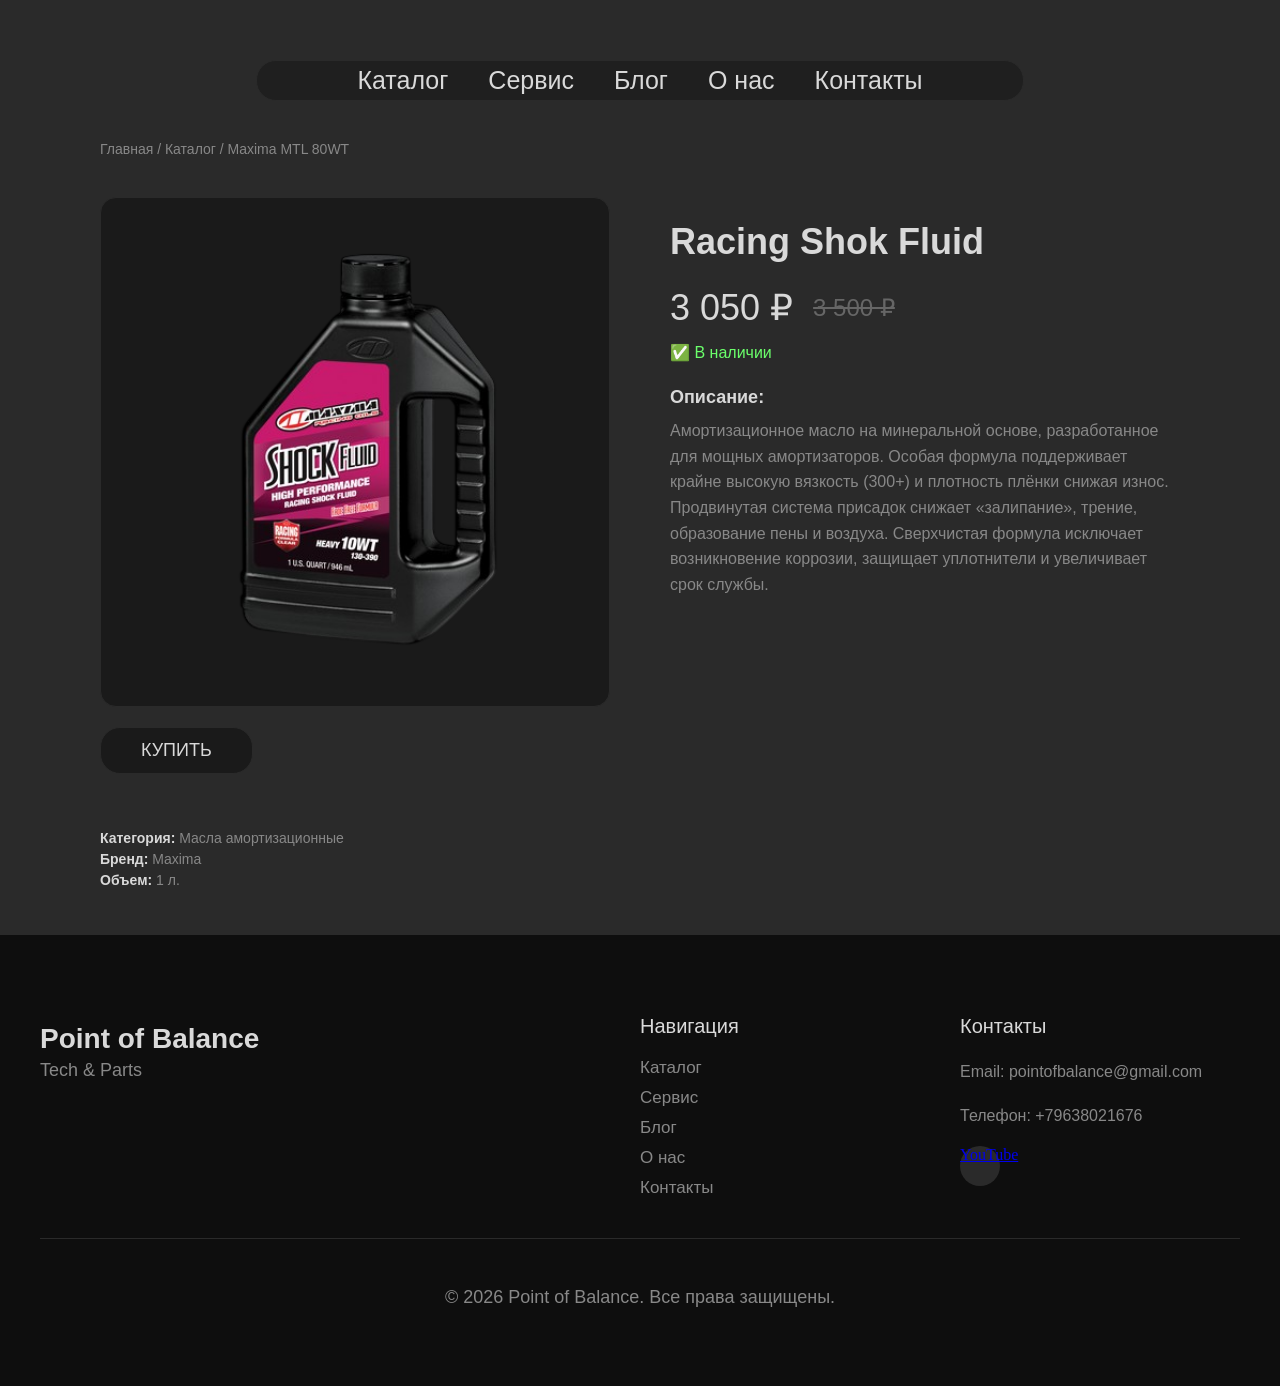
<file: pages/products/Maxima Racing Shok Fluid.html>
<!DOCTYPE html>
<html lang="en">
<head>
    <meta charset="UTF-8">
    <meta name="viewport" content="width=device-width, initial-scale=1.0">
    <link rel="stylesheet" href="/css/product.css">
    <title>Point of Balance | Product Info</title>
</head>
<body>
    <header class="header">
            <nav class="nav">
                <ul>
                    <li class="nav-item"><a href="/pages/catalog.html">Каталог</a></li>
                    <li class="nav-item"><a href="#">Сервис</a></li>
                    <li class="nav-item"><a href="#">Блог</a></li>
                    <li class="nav-item"><a href="#">О нас</a></li>
                    <li class="nav-item"><a href="#">Контакты</a></li>
                </ul>
            </nav>
    </header>

    <main class="product-page">
        <div class="container">
            <div class="navigation">
                <a href="/index.html">Главная</a> /
                <a href="/pages/catalog.html">Каталог</a> /
                <span>Maxima MTL 80WT</span>
            </div>

            <div class="product-layout">
                <div class="product-gallery">
                    <div class="product-image-main">
                        <img src="/assets/images/Catalog-Section/Racing-Shok-Fluid-10-Photoroom.png" alt="Racing-Shok-Fluid-10">
                    </div>
                </div>

                <div class="product-info">
                    <h1 class="product-title">Racing Shok Fluid</h1>

                    <div class="product-price-block">
                        <span class="product-price">3 050 ₽</span>
                        <span class="product-old-price">3 500 ₽</span>
                    </div>

                    <div class="product-availability">
                            ✅ В наличии
                    </div>

                    <div class="product-description">
                        <h3>Описание:</h3>
                        <p>Амортизационное масло на минеральной основе, разработанное для мощных амортизаторов. Особая формула поддерживает крайне высокую вязкость (300+) и плотность плёнки снижая износ. Продвинутая система присадок снижает «залипание», трение, образование пены и воздуха. Сверхчистая формула исключает возникновение коррозии, защищает уплотнители и увеличивает срок службы.</p>
                    </div>
                </div>
            </div>

                    <div class="product-actions">
                        <a href="#" class="order-button">КУПИТЬ</a>
                    </div>

                    <div class="product-meta">
                        <p><strong>Категория:</strong> Масла амортизационные</p>
                        <p><strong>Бренд:</strong> Maxima</p>
                        <p><strong>Объем:</strong> 1 л.</p>
                    </div>
            </div>
        </div>
    </main>

    <footer class="footer">
            <div class="footer-container">
                <div class="footer-brand">
                    <h3 class="footer-logo">Point of Balance</h3>
                    <p class="footer-description">Tech & Parts</p>
                </div>

                <div class="footer-nav">
                    <h3 class="footer-heading">Навигация</h3>
                    <ul>
                        <li class="footer-nav-item"><a href="#" class="footer-nav-link">Каталог</a></li>
                        <li class="footer-nav-item"><a href="#" class="footer-nav-link">Сервис</a></li>
                        <li class="footer-nav-item"><a href="#" class="footer-nav-link">Блог</a></li>
                        <li class="footer-nav-item"><a href="#" class="footer-nav-link">О нас</a></li>
                        <li class="footer-nav-item"><a href="#" class="footer-nav-link">Контакты</a></li>
                    </ul>
                </div>

                <div class="foot-contacts">
                    <h3 class="footer-contacts-header">Контакты</h3>
                    <p>Email: pointofbalance@gmail.com</p>
                    <p>Телефон: +79638021676</p>
                    <div class="footer-social">
                        <a href="#">YouTube</a>
                    </div>
                </div>
            </div>

        <div class="footer-bottom">
            <p>© 2026   Point of Balance. Все права защищены.</p>
        </div>
    </footer>
</body>
</html>
</file>
<file: css/style.css>
body {
    margin: 0;
    background: #272727;
}

*, ::before, ::after {
    box-sizing: border-box;
}

.container {
    max-width: 1200px;
    margin: 0 auto;
}

/* Header */

.header {
    font-family: "Montserrat", sans-serif;
    max-width: 1200px;
    margin: 0 auto;
    margin-top: 60px;
}

.nav ul {
    display: flex;
    justify-content: center;
    align-items: center;
    gap: 40px;
    margin: 0;
    padding: 5px 100px;
    list-style: none;
    background: #1f1f1f;
    border-radius: 20px;
    width: fit-content;
    margin: 0 auto;
    transition: all 0.5s ease;
    border: 1px solid #2a2a2a;
}

.nav ul:hover {
    transform: translateY(-2px);
    background: #1a1a1a;
    box-shadow: 0 5px 15px rgba(0, 0, 0, 0.3);
}

.nav a {
    text-decoration: none;
    color: #d9d9d9;
    font-size: 25px;
    transition: all 0.3s ease;
}

.nav a:hover {
    color: #888;
}

/* Main Screen */

.main {
    display: flex;
    justify-content: space-between;
    align-items: center;
    max-width: 1200px;
    margin: 0 auto;
    margin-top: 60px;
    margin-bottom: 60px;
}

.main-title {
    font-family: "Montserrat", sans-serif;
    font-size: 40px;
    font-weight: 400;
    color: #d9d9d9;
}

.main-title span {
    font-weight: 700;
}

.main-subtitle {
    font-family: "Montserrat", sans-serif;
    font-family: 32px;
    font-weight: 400;
    color: #999999;
    margin-top: 5px;
    margin-bottom: 40px;
}

.learn-more-button {
    font-family: "Montserrat", sans-serif;
    text-decoration: none;
    color: #d9d9d9;
    background: #1f1f1f;
    font-size: 20px;
    padding: 10px 20px;
    border-radius: 20px;
    transition: all 0.3s ease;
}

.learn-more-button:hover {
    background: #d9d9d9;
    color: #1f1f1f;
}

.main-image img {
    max-width: 700px;
    max-height: 700px;
}

/* Catalog Section */

.catalog-section {
    padding: 80px 100px;
    background: #0a0a0a;
}

.section-header {
    text-align: center;
    padding-bottom: 60px;
}

.header-title {
    font-family: "Anonymus Pro", monospace;
    font-size: 32px;
    font-weight: 400;
    color: #d9d9d9;
    margin-bottom: 10px;
}

.section-divider {
    width: 120px;
    height: 5px;
    background: #454545;
    border-radius: 5px;
    margin: 0 auto;
}

.catalog-grid {
    display: grid;
    grid-template-columns: repeat(3, 1fr);
    gap: 50px;
    margin-bottom: 60px;
}

.catalog-card {
    background: #1a1a1a;
    border-radius: 10px;
    padding: 30px 10px;
    transition: all 0.3s ease;
    border: 1px solid #2a2a2a;
}

.catalog-card:hover {
    transform: translateY(-5px);
    background: #1f1f1f;
    box-shadow: 0 10px 30px rgba(0, 0, 0, 0.3);
}

.card-image {
    text-align: center;
    margin-bottom: 60px;
}

.card-image img {
    max-width: 100%;
    height: auto;
    max-height: 180px;
}

.card-title {
    font-family: "Montserrat", sans-serif;
    font-size: 22px;
    font-weight: 600;
    color: #d9d9d9;
    text-align: center;
    margin: 0 0 10px;
}

.card-description {
    font-family: "Montserrat", sans-serif;
    font-size: 16px;
    font-weight: 400;
    color: #888;
    text-align: center;
    margin: 0 0 10px;
}

.card-price {
    font-family: "Montserrat", sans-serif;
    font-size: 30px;
    font-weight: 500;
    color: #d9d9d9;
    text-align: center;
    margin: 0 0 20px;
}

.card-actions {
    display: flex;
    gap: 10px;
    justify-content: center;
    align-items: center;
}

.order-now-btn {
    font-family: "Montserrat", sans-serif;
    font-size: 14px;
    font-weight: 400;
    color: #d9d9d9;
    background: #454545;
    border-radius: 5px;
    padding: 10px 20px;
    text-decoration: none;
    transition: all 0.3s ease;
}

.order-now-btn:hover {
    background: #363636;
    transform: translateY(-2px);
}

.add-to-card-btn {
    background: #454545;
    border-radius: 5px;
    padding: 10px 15px;
    transition: all 0.3s ease;
}

.add-to-card-btn img {
    width: 15px;
    height: 15px;
}

.add-to-card-btn:hover {
    background: #363636;
    transform: translateY(-2px);
}

.catalog-footer {
    text-align: center;
}

.all-catalog-btn {
    font-family: "Montserrat", sans-serif;
    font-size: 20px;
    font-weight: 400;
    color: #d9d9d9;
    border-style: solid;
    border-color: #d9d9d9;
    border-width: 2px;
    border-radius: 30px;
    text-decoration: none;
    padding: 10px 20px;
    transition: all 0.3s ease;
}

.all-catalog-btn:hover {
    background: #d9d9d9;
    color: #000;
    transform: translateY(-2px);
}

/* Video Section */

.video-section {
    padding: 80px 100px;
    background: #1a1a1a;
}

.video-section-header {
    text-align: center;
    margin-bottom: 60px;
}

.video-section-title {
    font-family: "Anonymus Pro", monospace;
    font-size: 32px;
    font-weight: 600;
    color: #d9d9d9;
}

.video-grid {
    display: grid;
    grid-template-columns: repeat(3, 1fr);
    gap: 30px;
}

.video-card {
    background: #0a0a0a;
    border-radius: 20px;
    overflow: hidden;
    transition: all 0.3s ease;
}

.video-card:hover {
    transform: translateY(-5px);
}

.video-preview {
    position: relative;
    padding-bottom: 56.25%;
    height: 0;
    overflow: hidden;
}

.video-preview iframe {
    position: absolute;
    top: 0;
    left: 0;
    width: 100%;
    height: 100%;
}

.video-card-title {
    font-family: "Montserrat", sans-serif;
    font-size: 25px;
    font-weight: 400;
    color: #d9d9d9;
    margin-bottom: 10px;
}

.video-card-subtitle {
    font-family: "Montserrat", sans-serif;
    font-size: 15px;
    font-weight: 400;
    color: #d9d9d9;
}

/* Footer */

.footer {
    background: #0e0e0e;
    border-top: 2px solid #2a2a2a;
    padding-top: 60px;
    padding-bottom: 60px;
}

.footer-container {
    display: grid;
    grid-template-columns: 2fr 1fr 1fr;
    gap: 40px;
    max-width: 1200px;
    margin: 0 auto;
    padding-bottom: 40px;
    border-bottom: 1px solid #2a2a2a;
}

.footer-logo {
    font-family: "Montserrat", sans-serif;
    font-size: 28px;
    font-weight: 600;
    color: #d9d9d9;
    margin-bottom: 5px;
}

.footer-description {
    font-family: "Montserrat", sans-serif;
    font-size: 18px;
    font-weight: 400;
    color: #888;
    margin: 0;
}

.footer-heading {
    font-family: "Montserrat", sans-serif;
    font-size: 20px;
    font-weight: 500;
    color: #d9d9d9;
}

.footer-nav ul {
    list-style: none;
    margin: 0;
    padding: 0;
}

.footer-nav-item {
    padding-bottom: 10px;
}

.footer-nav-item:last-child {
    padding-bottom: 0;
}

.footer-nav-link {
    font-family: "Montserrat", sans-serif;
    font-size: 17px;
    font-weight: 400;
    text-decoration: none;
    color: #888;
    transition: all 0.3s ease;
}

.footer-nav-link:hover {
    color: #d9d9d9;
}

.footer-contacts-header {
    font-family: "Montserrat", sans-serif;
    font-size: 20px;
    font-weight: 500;
    color: #d9d9d9;
}

.foot-contacts p {
    font-family: "Montserrat", sans-serif;
    font-size: 16px;
    color: #888;
    padding: 5px 0;
}

.footer-social a {
    display: inline-block;
    width: 40px;
    height: 40px;
    background: #2a2a2a;
    border-radius: 50%;
    transition: all 0.3s ease;
}

.footer-social a:hover {
    background: #454545;
    transform: translateY(-3px);
}

.footer-bottom {
    text-align: center;
    max-width: 1200px;
    margin: 0 auto;
    padding-top: 30px;
}

.footer-bottom p {
    font-family: "Montserrat", sans-serif;
    font-size: 18px;
    font-weight: 400;
    color: #888;
}
</file>
<file: css/catalog.css>
body {
    margin: 0;
    background: #2a2a2a;
}

.container {
    max-width: 1200px;
    margin: 0 auto;
}

/* Header */

.header {
    font-family: "Montserrat", sans-serif;
    max-width: 1200px;
    margin: 0 auto;
    margin-top: 60px;
}

.nav ul {
    display: flex;
    justify-content: center;
    align-items: center;
    gap: 40px;
    margin: 0;
    padding: 5px 100px;
    list-style: none;
    background: #1f1f1f;
    border-radius: 20px;
    width: fit-content;
    margin: 0 auto;
    transition: all 0.5s ease;
    border: 1px solid #2a2a2a;
}

.nav ul:hover {
    transform: translateY(-2px);
    background: #1a1a1a;
    box-shadow: 0 5px 15px rgba(0, 0, 0, 0.3);
}

.nav a {
    text-decoration: none;
    color: #d9d9d9;
    font-size: 25px;
    transition: all 0.3s ease;
}

.nav a:hover {
    color: #888;
}

/* Main */

.catalog-header {
    text-align: center;
    padding: 60px 40px;
}

.page-title {
    font-family: "Anonymus Pro", monospace;
    font-size: 48px;
    font-weight: 700;
    color: #d9d9d9;
    margin: 0 0 10px;
}

.page-subtitle {
    font-family: "Montserrat", sans-serif;
    font-size: 20px;
    font-weight: 400;
    color: #888;
    margin: 0;
}

.catalog-grid {
    display: grid;
    grid-template-columns: repeat(3, 1fr);
    gap: 40px;
    margin-bottom: 50px;
}

.catalog-card {
    background: #1a1a1a;
    border-radius: 10px;
    padding: 30px 10px;
    transition: all 0.3s ease;
    border: 1px solid #2a2a2a;
}

.catalog-card:hover {
    transform: translateY(-5px);
    background: #1f1f1f;
    box-shadow: 0 10px 30px rgba(0, 0, 0, 0.3);
}

.card-image {
    text-align: center;
    margin-bottom: 60px;
}

.card-image img {
    max-width: 100%;
    height: auto;
    max-height: 180px;
}

.card-title {
    font-family: "Montserrat", sans-serif;
    font-size: 22px;
    font-weight: 600;
    color: #d9d9d9;
    text-align: center;
    margin: 0 0 10px;
}

.card-description {
    font-family: "Montserrat", sans-serif;
    font-size: 16px;
    font-weight: 400;
    color: #888;
    text-align: center;
    margin: 0 0 10px;
}

.card-price {
    font-family: "Montserrat", sans-serif;
    font-size: 30px;
    font-weight: 500;
    color: #d9d9d9;
    text-align: center;
    margin: 0 0 20px;
}

.card-actions {
    display: flex;
    gap: 10px;
    justify-content: center;
    align-items: center;
}

.order-now-btn {
    font-family: "Montserrat", sans-serif;
    font-size: 14px;
    font-weight: 400;
    color: #d9d9d9;
    background: #454545;
    border-radius: 5px;
    padding: 10px 20px;
    text-decoration: none;
    transition: all 0.3s ease;
}

.order-now-btn:hover {
    background: #363636;
    transform: translateY(-2px);
}

.add-to-card-btn {
    background: #454545;
    border-radius: 5px;
    padding: 10px 15px;
    transition: all 0.3s ease;
}

.add-to-card-btn img {
    width: 15px;
    height: 15px;
}

.add-to-card-btn:hover {
    background: #363636;
    transform: translateY(-2px);
}

/* Footer */

.footer {
    background: #0e0e0e;
    border-top: 2px solid #2a2a2a;
    padding-top: 60px;
    padding-bottom: 60px;
}

.footer-container {
    display: grid;
    grid-template-columns: 2fr 1fr 1fr;
    gap: 40px;
    max-width: 1200px;
    margin: 0 auto;
    padding-bottom: 40px;
    border-bottom: 1px solid #2a2a2a;
}

.footer-logo {
    font-family: "Montserrat", sans-serif;
    font-size: 28px;
    font-weight: 600;
    color: #d9d9d9;
    margin-bottom: 5px;
}

.footer-description {
    font-family: "Montserrat", sans-serif;
    font-size: 18px;
    font-weight: 400;
    color: #888;
    margin: 0;
}

.footer-heading {
    font-family: "Montserrat", sans-serif;
    font-size: 20px;
    font-weight: 500;
    color: #d9d9d9;
}

.footer-nav ul {
    list-style: none;
    margin: 0;
    padding: 0;
}

.footer-nav-item {
    padding-bottom: 10px;
}

.footer-nav-item:last-child {
    padding-bottom: 0;
}

.footer-nav-link {
    font-family: "Montserrat", sans-serif;
    font-size: 17px;
    font-weight: 400;
    text-decoration: none;
    color: #888;
    transition: all 0.3s ease;
}

.footer-nav-link:hover {
    color: #d9d9d9;
}

.footer-contacts-header {
    font-family: "Montserrat", sans-serif;
    font-size: 20px;
    font-weight: 500;
    color: #d9d9d9;
}

.foot-contacts p {
    font-family: "Montserrat", sans-serif;
    font-size: 16px;
    color: #888;
    padding: 5px 0;
}

.footer-social a {
    display: inline-block;
    width: 40px;
    height: 40px;
    background: #2a2a2a;
    border-radius: 50%;
    transition: all 0.3s ease;
}

.footer-social a:hover {
    background: #454545;
    transform: translateY(-3px);
}

.footer-bottom {
    text-align: center;
    max-width: 1200px;
    margin: 0 auto;
    padding-top: 30px;
}

.footer-bottom p {
    font-family: "Montserrat", sans-serif;
    font-size: 18px;
    font-weight: 400;
    color: #888;
}
</file>
<file: css/product.css>
body {
    margin: 0;
    background: #2a2a2a;
}

.container {
    max-width: 1200px;
    margin: 0 auto;
}

/* Header */

.header {
    font-family: "Montserrat", sans-serif;
    max-width: 1200px;
    margin: 0 auto;
    margin-top: 60px;
}

.nav ul {
    display: flex;
    justify-content: center;
    align-items: center;
    gap: 40px;
    margin: 0;
    padding: 5px 100px;
    list-style: none;
    background: #1f1f1f;
    border-radius: 20px;
    width: fit-content;
    margin: 0 auto;
    transition: all 0.5s ease;
    border: 1px solid #2a2a2a;
}

.nav ul:hover {
    transform: translateY(-2px);
    background: #1a1a1a;
    box-shadow: 0 5px 15px rgba(0, 0, 0, 0.3);
}

.nav a {
    text-decoration: none;
    color: #d9d9d9;
    font-size: 25px;
    transition: all 0.3s ease;
}

.nav a:hover {
    color: #888;
}

/* Main */

.product-page {
    padding: 40px 100px;
}

.navigation {
    font-family: "Montserrat", sans-serif;
    font-size: 14px;
    font-weight: 400;
    color: #888;
    margin-bottom: 40px;
}

.navigation a {
    text-decoration: none;
    color: #888;
    transition: 0.3s;
}

.navigation a:hover {
    color: #fff;
}

.product-layout {
    display: grid;
    grid-template-columns: 1fr 1fr;
    gap: 60px;
    align-items: start;
}

.product-gallery {
    display: flex;
    flex-direction: column;
    gap: 20px;
}

.product-image-main {
    background: #1a1a1a;
    border-radius: 16px;
    padding: 40px;
    border: 1px solid #2a2a2a;
}

.product-image-main img {
    width: 100%;
    height: auto;
    display: block;
}

.product-title {
    font-family: "Montserrat", sans-serif;
    font-size: 36px;
    font-weight: 700;
    color: #d9d9d9;
}

.product-price-block {
    display: flex;
    align-items: center;
    gap: 20px;
    margin-bottom: 14px;
}

.product-price {
    font-family: "Montserrat", sans-serif;
    font-size: 36px;
    font-weight: 500;
    color: #d9d9d9;
}

.product-old-price {
    font-family: "Montserrat", sans-serif;
    font-size: 24px;
    font-weight: 400;
    color: #666;
    text-decoration: line-through;
}

.product-availability {
    font-family: "Montserrat", sans-serif;
    font-size: 16px;
    color: #6bff6b;
    margin-bottom: 25px;
}

.product-description h3 {
    font-family: "Montserrat", sans-serif;
    font-size: 18px;
    font-weight: 600;
    color: #d9d9d9;
    margin: 0 0 10px;
}

.product-description p {
    font-family: "Montserrat", sans-serif;
    font-size: 16px;
    color: #888;
    line-height: 1.6;
    margin: 0 0 30px;
}

.product-actions {
    display: flex;

    gap: 20px;
    margin-bottom: 30px;
}

.order-button {
    font-family: "Montserrat", sans-serif;
    font-size: 18px;
    font-weight: 400;
    color: #d9d9d9;
    background: #1a1a1a;
    border-radius: 20px;
    border: 1px solid #2a2a2a;
    text-decoration: none;
    transition: all 0.3s ease;
    padding: 12px 40px;
    margin-top: 20px;
}

.order-button:hover {
    color: #fff;
    transform: translateY(-2px);
    box-shadow: 0 5px 15px rgba(0, 0, 0, 0.3);
}

.product-meta {
    font-family: "Montserrat", sans-serif;
    font-size: 14px;
    color: #888;
    border-top: 1px solid #2a2a2a;
    padding-top: 20px;
}

.product-meta p {
    margin: 5px 0;
}

.product-meta strong {
    color: #d9d9d9;
}

/* Footer */

.footer {
    background: #0e0e0e;
    border-top: 2px solid #2a2a2a;
    padding-top: 60px;
    padding-bottom: 60px;
}

.footer-container {
    display: grid;
    grid-template-columns: 2fr 1fr 1fr;
    gap: 40px;
    max-width: 1200px;
    margin: 0 auto;
    padding-bottom: 40px;
    border-bottom: 1px solid #2a2a2a;
}

.footer-logo {
    font-family: "Montserrat", sans-serif;
    font-size: 28px;
    font-weight: 600;
    color: #d9d9d9;
    margin-bottom: 5px;
}

.footer-description {
    font-family: "Montserrat", sans-serif;
    font-size: 18px;
    font-weight: 400;
    color: #888;
    margin: 0;
}

.footer-heading {
    font-family: "Montserrat", sans-serif;
    font-size: 20px;
    font-weight: 500;
    color: #d9d9d9;
}

.footer-nav ul {
    list-style: none;
    margin: 0;
    padding: 0;
}

.footer-nav-item {
    padding-bottom: 10px;
}

.footer-nav-item:last-child {
    padding-bottom: 0;
}

.footer-nav-link {
    font-family: "Montserrat", sans-serif;
    font-size: 17px;
    font-weight: 400;
    text-decoration: none;
    color: #888;
    transition: all 0.3s ease;
}

.footer-nav-link:hover {
    color: #d9d9d9;
}

.footer-contacts-header {
    font-family: "Montserrat", sans-serif;
    font-size: 20px;
    font-weight: 500;
    color: #d9d9d9;
}

.foot-contacts p {
    font-family: "Montserrat", sans-serif;
    font-size: 16px;
    color: #888;
    padding: 5px 0;
}

.footer-social a {
    display: inline-block;
    width: 40px;
    height: 40px;
    background: #2a2a2a;
    border-radius: 50%;
    transition: all 0.3s ease;
}

.footer-social a:hover {
    background: #454545;
    transform: translateY(-3px);
}

.footer-bottom {
    text-align: center;
    max-width: 1200px;
    margin: 0 auto;
    padding-top: 30px;
}

.footer-bottom p {
    font-family: "Montserrat", sans-serif;
    font-size: 18px;
    font-weight: 400;
    color: #888;
}
</file>
